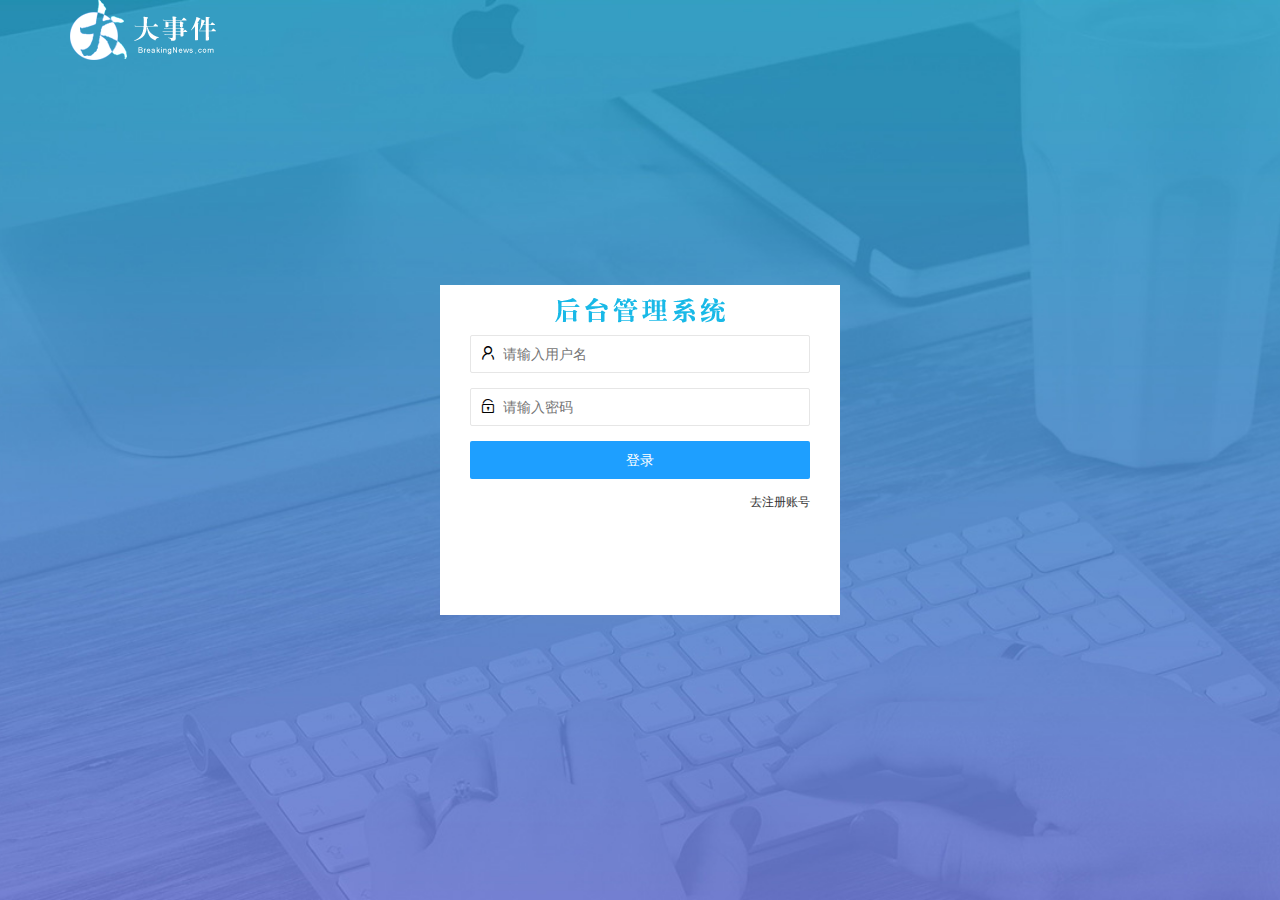
<file: login.html>
<!DOCTYPE html>
<html lang="en">

<head>
    <meta charset="UTF-8">
    <meta name="viewport" content="width=device-width, initial-scale=1.0">
    <title>Document</title>
    <link rel="stylesheet" href="/assets/lib/layui/css/layui.css">
    <link rel="stylesheet" href="/assets/css/login.css">
    <script src="/assets/lib/jquery.js"></script>
    <script src="/assets/js/login.js"></script>
    <script src="/assets/lib/layui/layui.all.js"></script>
</head>

<body>
    <div class="layui-main">
        <img src="/assets/images/logo.png" alt="">
    </div>
    <div class="loginbox">
        <div class="login-title">

        </div>
        <div class="login">
            <form class="layui-form" action="" id="form_login">
                <div class="layui-form-item">
                    <i class="layui-icon layui-icon-username"></i>
                    <input type="text" name="username" required lay-verify="required" placeholder="请输入用户名"
                        autocomplete="off" class="layui-input">
                </div>
                <div class="layui-form-item">
                    <i class="layui-icon layui-icon-password"></i>
                    <input type="password" name="password" required lay-verify="required|pwd" placeholder="请输入密码"
                        autocomplete="off" class="layui-input">
                </div>
                <div class="layui-form-item">
                    <button class="layui-btn layui-btn-fluid  layui-btn-normal" lay-submit
                        lay-filter="formDemo">登录</button>
                </div>
                <a href="javascript:;" class="links" id="link_reg">去注册账号</a>
            </form>

        </div>
        <div class="reg">
            <form class="layui-form" action="" id="form_reg">
                <div class="layui-form-item">
                    <i class="layui-icon layui-icon-username"></i>
                    <input type="text" name="username" required lay-verify="required" placeholder="请输入用户名"
                        autocomplete="off" class="layui-input">
                </div>
                <div class="layui-form-item">
                    <i class="layui-icon layui-icon-password"></i>
                    <input type="password" name="password" required lay-verify="required|pwd" placeholder="请输入密码"
                        autocomplete="off" class="layui-input">
                </div>
                <div class="layui-form-item">
                    <i class="layui-icon layui-icon-password"></i>
                    <input type="password" name="repassword" required lay-verify="required|pwd|repwd"
                        placeholder="再次确认密码" autocomplete="off" class="layui-input">
                </div>
                <div class="layui-form-item">
                    <button class="layui-btn layui-btn-fluid  layui-btn-normal" lay-submit
                        lay-filter="formDemo">注册</button>
                </div>
                <a href="javascript:;" class="links" id="link_login">去登录</a>
            </form>

        </div>
    </div>
</body>

</html>
</file>
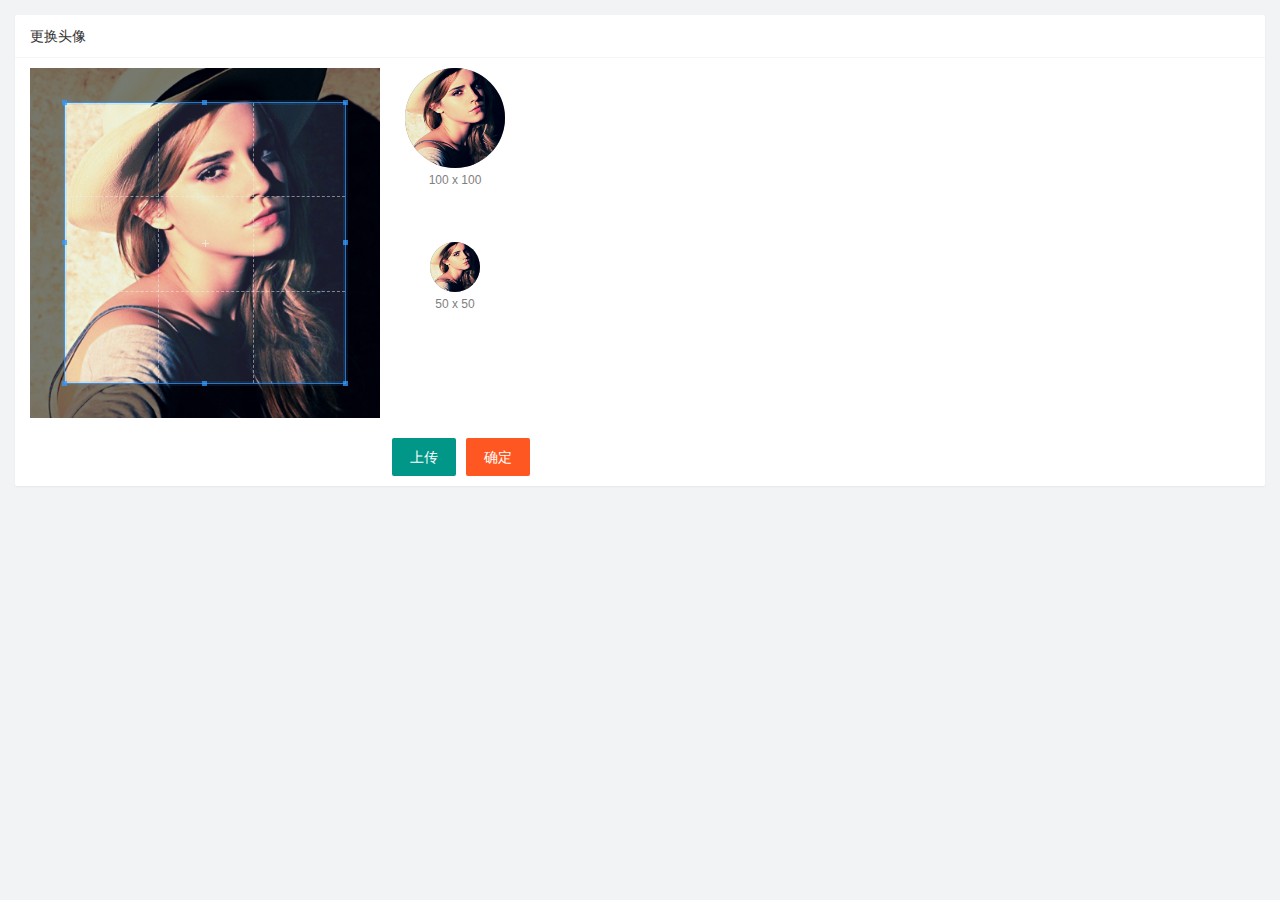
<file: user/user_avatar.html>
<!DOCTYPE html>
<html lang="en">

<head>
    <meta charset="UTF-8" />
    <meta name="viewport" content="width=device-width, initial-scale=1.0" />
    <title>Document</title>
    <link rel="stylesheet" href="/assets/lib/layui/css/layui.css" />
    <link rel="stylesheet" href="/assets/lib/cropper/cropper.css" />
    <link rel="stylesheet" href="/assets/css/user_avatar.css" />
</head>

<body>
    <!-- 卡片区域 -->
    <div class="layui-card">
        <div class="layui-card-header">更换头像</div>
        <div class="layui-card-body">
            <!-- 第一行的图片裁剪和预览区域 -->
            <div class="row1">
                <!-- 图片裁剪区域 -->
                <div class="cropper-box">
                    <!-- 这个 img 标签很重要，将来会把它初始化为裁剪区域 -->
                    <img id="image" src="/assets/images/sample.jpg" />
                </div>
                <!-- 图片的预览区域 -->
                <div class="preview-box">
                    <div>
                        <!-- 宽高为 100px 的预览区域 -->
                        <div class="img-preview w100"></div>
                        <p class="size">100 x 100</p>
                    </div>
                    <div>
                        <!-- 宽高为 50px 的预览区域 -->
                        <div class="img-preview w50"></div>
                        <p class="size">50 x 50</p>
                    </div>
                </div>
            </div>

            <!-- 第二行的按钮区域 -->
            <div class="row2">
                <!-- 通过 accept 属性，可以指定，允许用户选择什么类型的文件 -->
                <input type="file" id="file" accept="image/png,image/jpeg" />
                <button type="button" class="layui-btn" id="btnChooseImage">上传</button>
                <button type="button" class="layui-btn layui-btn-danger" id="btnUpload">确定</button>
            </div>
        </div>
    </div>

    <script src="/assets/lib/layui/layui.all.js"></script>
    <script src="/assets/lib/jquery.js"></script>
    <script src="/assets/lib/cropper/Cropper.js"></script>
    <script src="/assets/lib/cropper/jquery-cropper.js"></script>
    <script src="/assets/js/baseAPI.js"></script>
    <script src="/assets/js/user/user_avatar.js"></script>
</body>

</html>
</file>
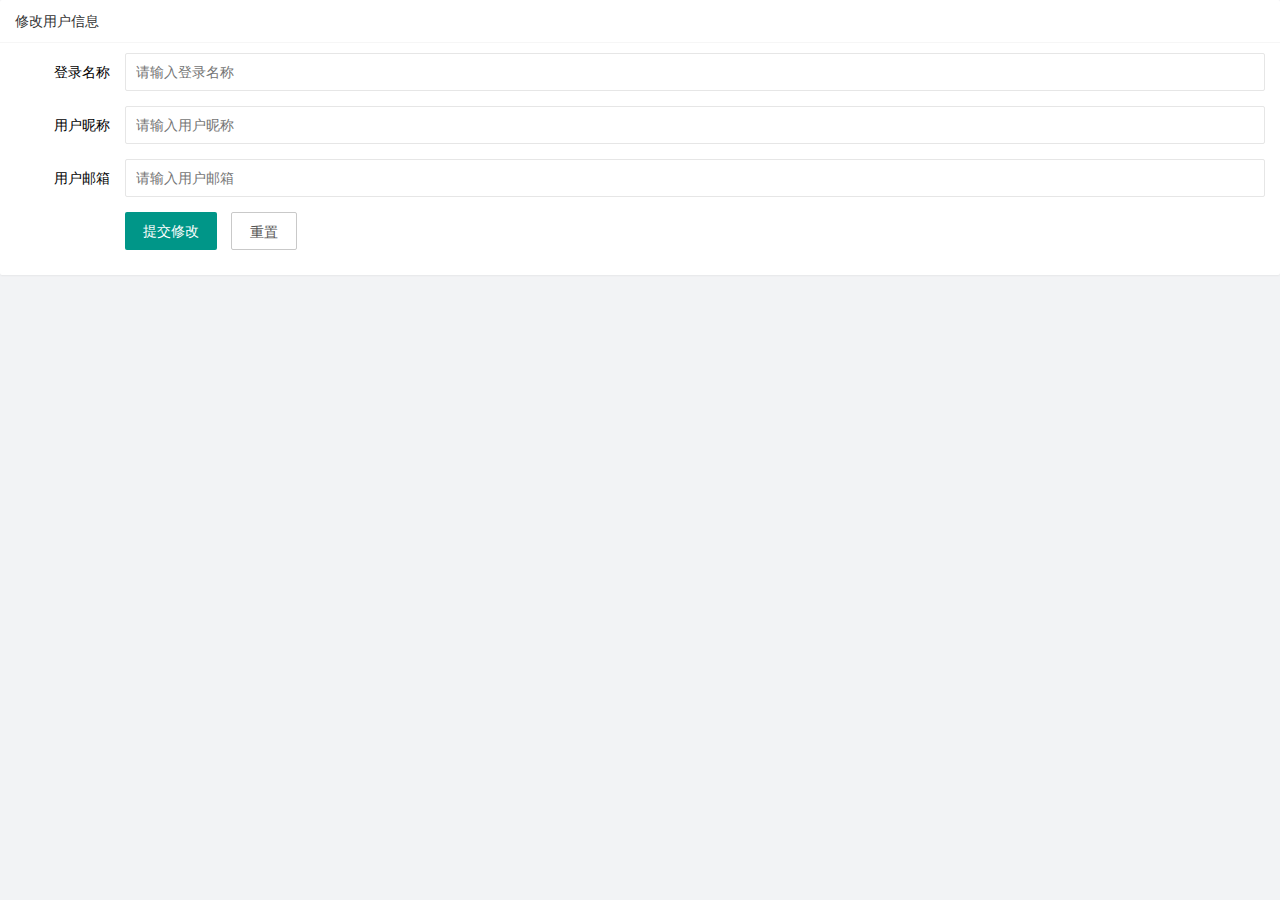
<file: user/user_info.html>
<!DOCTYPE html>
<html lang="en">

<head>
    <meta charset="UTF-8">
    <meta name="viewport" content="width=device-width, initial-scale=1.0">
    <title>Document</title>
    <link rel="stylesheet" href="/assets/css/user_info.css">
    <link rel="stylesheet" href="/assets/lib/layui/css/layui.css">

</head>

<body>
    <div class="layui-card">
        <div class="layui-card-header">修改用户信息</div>
        <div class="layui-card-body">
            <form class="layui-form" action="" lay-filter="formUserInfo">
                <input type="hidden" name="id">
                <div class="layui-form-item">
                    <label class="layui-form-label">登录名称</label>
                    <div class="layui-input-block">
                        <input type="text" name="username" required lay-verify="required" placeholder="请输入登录名称"
                            autocomplete="off" class="layui-input" readonly />
                    </div>
                </div>
                <div class="layui-form-item">
                    <label class="layui-form-label">用户昵称</label>
                    <div class="layui-input-block">
                        <input type="text" name="nickname" required lay-verify="required|nickname" placeholder="请输入用户昵称"
                            autocomplete="off" class="layui-input" />
                    </div>
                </div>
                <div class="layui-form-item">
                    <label class="layui-form-label">用户邮箱</label>
                    <div class="layui-input-block">
                        <input type="text" name="email" required lay-verify="required|email" placeholder="请输入用户邮箱"
                            autocomplete="off" class="layui-input" />
                    </div>
                </div>
                <div class="layui-form-item">
                    <div class="layui-input-block">
                        <button class="layui-btn" lay-submit id="btnSub" lay-filter="formDemo">提交修改</button>
                        <button type="reset" id="btnReset" class="layui-btn layui-btn-primary">重置</button>
                    </div>
                </div>
            </form>
        </div>
    </div>
    <!-- 导入 layui 的JS文件 -->
    <script src='/assets/lib/layui/layui.all.js'></script>
    <!-- 导入 jQuery -->
    <script src='/assets/lib/jquery.js'></script>
    <!-- 导入自己封装的 baseAPI -->
    <script src='/assets/js/baseAPI.js'></script>
    <!-- 导入自己的 js 文件 -->

    <script src="/assets/js/user/user_info.js"></script>

</body>

</html>
</file>
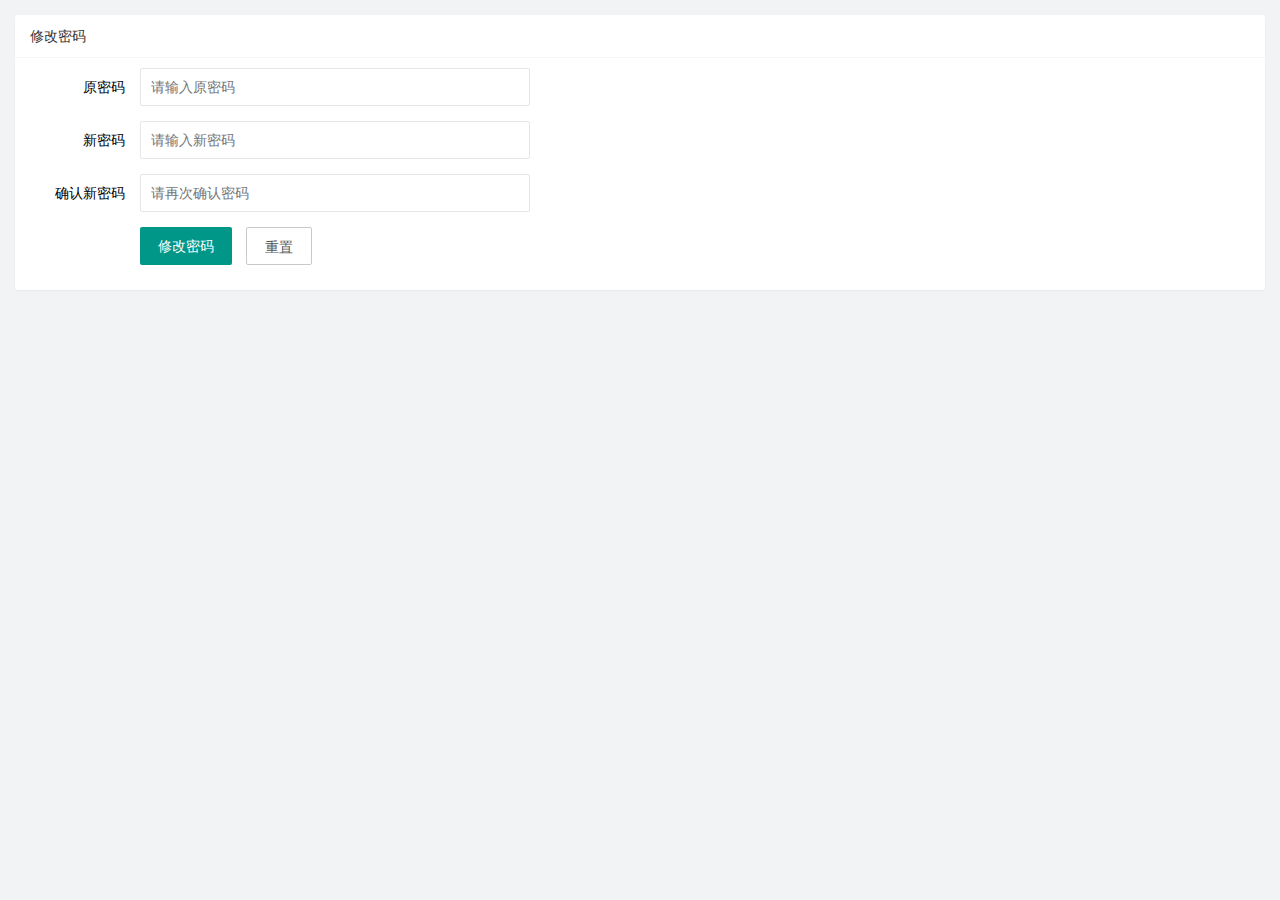
<file: user/user_pwd.html>
<!DOCTYPE html>
<html lang="en">

<head>
    <meta charset="UTF-8" />
    <meta name="viewport" content="width=device-width, initial-scale=1.0" />
    <title>Document</title>
    <link rel="stylesheet" href="/assets/lib/layui/css/layui.css" />
    <link rel="stylesheet" href="/assets/css/user_pwd.css" />
</head>

<body>
    <!-- 卡片区域 -->
    <div class="layui-card">
        <div class="layui-card-header">修改密码</div>
        <div class="layui-card-body">
            <form class="layui-form">
                <div class="layui-form-item">
                    <label class="layui-form-label">原密码</label>
                    <div class="layui-input-block">
                        <input type="password" name="oldPwd" required lay-verify="required|pwd" placeholder="请输入原密码"
                            autocomplete="off" class="layui-input" />
                    </div>
                </div>
                <div class="layui-form-item">
                    <label class="layui-form-label">新密码</label>
                    <div class="layui-input-block">
                        <input type="password" name="newPwd" required lay-verify="required|pwd|samePwd"
                            placeholder="请输入新密码" autocomplete="off" class="layui-input" />
                    </div>
                </div>
                <div class="layui-form-item">
                    <label class="layui-form-label">确认新密码</label>
                    <div class="layui-input-block">
                        <input type="password" name="rePwd" required lay-verify="required|pwd|rePwd"
                            placeholder="请再次确认密码" autocomplete="off" class="layui-input" />
                    </div>
                </div>
                <div class="layui-form-item">
                    <div class="layui-input-block">
                        <button class="layui-btn" lay-submit lay-filter="formDemo">修改密码</button>
                        <button type="reset" class="layui-btn layui-btn-primary">重置</button>
                    </div>
                </div>
            </form>
        </div>
    </div>

    <!-- 导入 layui 的 js -->
    <script src="/assets/lib/layui/layui.all.js"></script>
    <!-- 导入 jQuery -->
    <script src="/assets/lib/jquery.js"></script>
    <!-- 导入 baseAPI -->
    <script src="/assets/js/baseAPI.js"></script>
    <!-- 导入自己的 js -->
    <script src="/assets/js/user/user_pwd.js"></script>
</body>

</html>
</file>
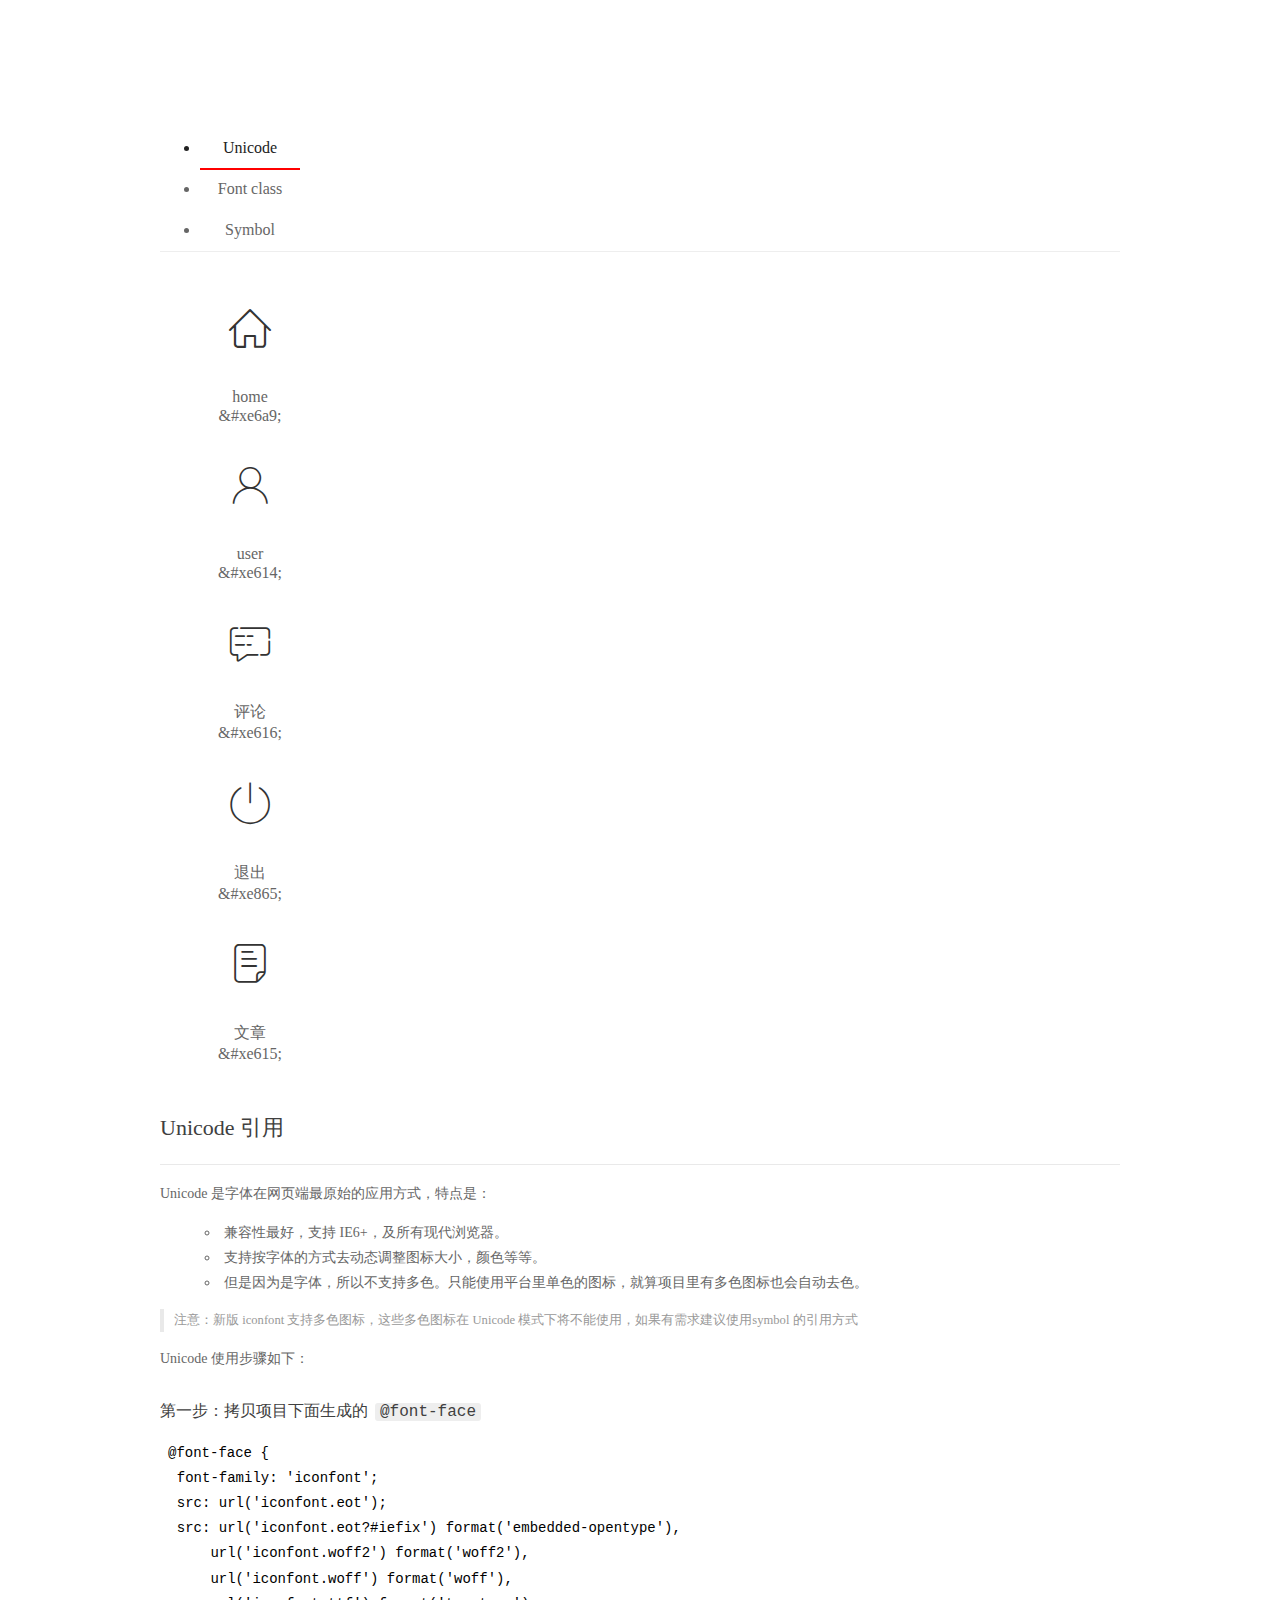
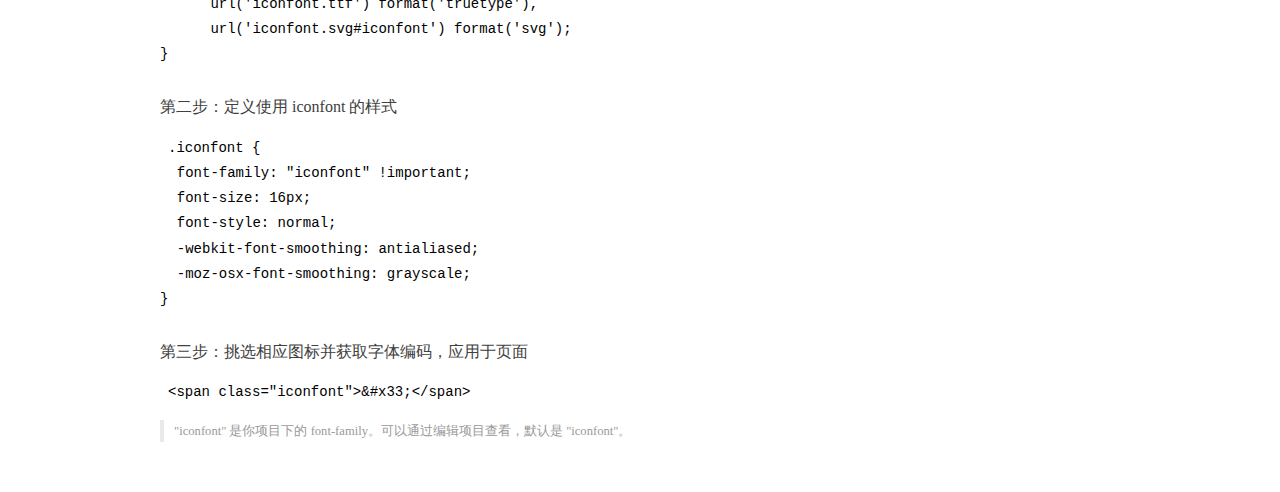
<file: assets/fonts/demo_index.html>
<!DOCTYPE html>
<html>
<head>
  <meta charset="utf-8"/>
  <title>IconFont Demo</title>
  <link rel="shortcut icon" href="https://gtms04.alicdn.com/tps/i4/TB1_oz6GVXXXXaFXpXXJDFnIXXX-64-64.ico" type="image/x-icon"/>
  <link rel="stylesheet" href="https://g.alicdn.com/thx/cube/1.3.2/cube.min.css">
  <link rel="stylesheet" href="demo.css">
  <link rel="stylesheet" href="iconfont.css">
  <script src="iconfont.js"></script>
  <!-- jQuery -->
  <script src="https://a1.alicdn.com/oss/uploads/2018/12/26/7bfddb60-08e8-11e9-9b04-53e73bb6408b.js"></script>
  <!-- 代码高亮 -->
  <script src="https://a1.alicdn.com/oss/uploads/2018/12/26/a3f714d0-08e6-11e9-8a15-ebf944d7534c.js"></script>
</head>
<body>
  <div class="main">
    <h1 class="logo"><a href="https://www.iconfont.cn/" title="iconfont 首页" target="_blank">&#xe86b;</a></h1>
    <div class="nav-tabs">
      <ul id="tabs" class="dib-box">
        <li class="dib active"><span>Unicode</span></li>
        <li class="dib"><span>Font class</span></li>
        <li class="dib"><span>Symbol</span></li>
      </ul>
      
    </div>
    <div class="tab-container">
      <div class="content unicode" style="display: block;">
          <ul class="icon_lists dib-box">
          
            <li class="dib">
              <span class="icon iconfont">&#xe6a9;</span>
                <div class="name">home</div>
                <div class="code-name">&amp;#xe6a9;</div>
              </li>
          
            <li class="dib">
              <span class="icon iconfont">&#xe614;</span>
                <div class="name">user</div>
                <div class="code-name">&amp;#xe614;</div>
              </li>
          
            <li class="dib">
              <span class="icon iconfont">&#xe616;</span>
                <div class="name">评论</div>
                <div class="code-name">&amp;#xe616;</div>
              </li>
          
            <li class="dib">
              <span class="icon iconfont">&#xe865;</span>
                <div class="name">退出</div>
                <div class="code-name">&amp;#xe865;</div>
              </li>
          
            <li class="dib">
              <span class="icon iconfont">&#xe615;</span>
                <div class="name">文章</div>
                <div class="code-name">&amp;#xe615;</div>
              </li>
          
          </ul>
          <div class="article markdown">
          <h2 id="unicode-">Unicode 引用</h2>
          <hr>

          <p>Unicode 是字体在网页端最原始的应用方式，特点是：</p>
          <ul>
            <li>兼容性最好，支持 IE6+，及所有现代浏览器。</li>
            <li>支持按字体的方式去动态调整图标大小，颜色等等。</li>
            <li>但是因为是字体，所以不支持多色。只能使用平台里单色的图标，就算项目里有多色图标也会自动去色。</li>
          </ul>
          <blockquote>
            <p>注意：新版 iconfont 支持多色图标，这些多色图标在 Unicode 模式下将不能使用，如果有需求建议使用symbol 的引用方式</p>
          </blockquote>
          <p>Unicode 使用步骤如下：</p>
          <h3 id="-font-face">第一步：拷贝项目下面生成的 <code>@font-face</code></h3>
<pre><code class="language-css"
>@font-face {
  font-family: 'iconfont';
  src: url('iconfont.eot');
  src: url('iconfont.eot?#iefix') format('embedded-opentype'),
      url('iconfont.woff2') format('woff2'),
      url('iconfont.woff') format('woff'),
      url('iconfont.ttf') format('truetype'),
      url('iconfont.svg#iconfont') format('svg');
}
</code></pre>
          <h3 id="-iconfont-">第二步：定义使用 iconfont 的样式</h3>
<pre><code class="language-css"
>.iconfont {
  font-family: "iconfont" !important;
  font-size: 16px;
  font-style: normal;
  -webkit-font-smoothing: antialiased;
  -moz-osx-font-smoothing: grayscale;
}
</code></pre>
          <h3 id="-">第三步：挑选相应图标并获取字体编码，应用于页面</h3>
<pre>
<code class="language-html"
>&lt;span class="iconfont"&gt;&amp;#x33;&lt;/span&gt;
</code></pre>
          <blockquote>
            <p>"iconfont" 是你项目下的 font-family。可以通过编辑项目查看，默认是 "iconfont"。</p>
          </blockquote>
          </div>
      </div>
      <div class="content font-class">
        <ul class="icon_lists dib-box">
          
          <li class="dib">
            <span class="icon iconfont icon-home"></span>
            <div class="name">
              home
            </div>
            <div class="code-name">.icon-home
            </div>
          </li>
          
          <li class="dib">
            <span class="icon iconfont icon-user"></span>
            <div class="name">
              user
            </div>
            <div class="code-name">.icon-user
            </div>
          </li>
          
          <li class="dib">
            <span class="icon iconfont icon-pinglun"></span>
            <div class="name">
              评论
            </div>
            <div class="code-name">.icon-pinglun
            </div>
          </li>
          
          <li class="dib">
            <span class="icon iconfont icon-tuichu"></span>
            <div class="name">
              退出
            </div>
            <div class="code-name">.icon-tuichu
            </div>
          </li>
          
          <li class="dib">
            <span class="icon iconfont icon-16"></span>
            <div class="name">
              文章
            </div>
            <div class="code-name">.icon-16
            </div>
          </li>
          
        </ul>
        <div class="article markdown">
        <h2 id="font-class-">font-class 引用</h2>
        <hr>

        <p>font-class 是 Unicode 使用方式的一种变种，主要是解决 Unicode 书写不直观，语意不明确的问题。</p>
        <p>与 Unicode 使用方式相比，具有如下特点：</p>
        <ul>
          <li>兼容性良好，支持 IE8+，及所有现代浏览器。</li>
          <li>相比于 Unicode 语意明确，书写更直观。可以很容易分辨这个 icon 是什么。</li>
          <li>因为使用 class 来定义图标，所以当要替换图标时，只需要修改 class 里面的 Unicode 引用。</li>
          <li>不过因为本质上还是使用的字体，所以多色图标还是不支持的。</li>
        </ul>
        <p>使用步骤如下：</p>
        <h3 id="-fontclass-">第一步：引入项目下面生成的 fontclass 代码：</h3>
<pre><code class="language-html">&lt;link rel="stylesheet" href="./iconfont.css"&gt;
</code></pre>
        <h3 id="-">第二步：挑选相应图标并获取类名，应用于页面：</h3>
<pre><code class="language-html">&lt;span class="iconfont icon-xxx"&gt;&lt;/span&gt;
</code></pre>
        <blockquote>
          <p>"
            iconfont" 是你项目下的 font-family。可以通过编辑项目查看，默认是 "iconfont"。</p>
        </blockquote>
      </div>
      </div>
      <div class="content symbol">
          <ul class="icon_lists dib-box">
          
            <li class="dib">
                <svg class="icon svg-icon" aria-hidden="true">
                  <use xlink:href="#icon-home"></use>
                </svg>
                <div class="name">home</div>
                <div class="code-name">#icon-home</div>
            </li>
          
            <li class="dib">
                <svg class="icon svg-icon" aria-hidden="true">
                  <use xlink:href="#icon-user"></use>
                </svg>
                <div class="name">user</div>
                <div class="code-name">#icon-user</div>
            </li>
          
            <li class="dib">
                <svg class="icon svg-icon" aria-hidden="true">
                  <use xlink:href="#icon-pinglun"></use>
                </svg>
                <div class="name">评论</div>
                <div class="code-name">#icon-pinglun</div>
            </li>
          
            <li class="dib">
                <svg class="icon svg-icon" aria-hidden="true">
                  <use xlink:href="#icon-tuichu"></use>
                </svg>
                <div class="name">退出</div>
                <div class="code-name">#icon-tuichu</div>
            </li>
          
            <li class="dib">
                <svg class="icon svg-icon" aria-hidden="true">
                  <use xlink:href="#icon-16"></use>
                </svg>
                <div class="name">文章</div>
                <div class="code-name">#icon-16</div>
            </li>
          
          </ul>
          <div class="article markdown">
          <h2 id="symbol-">Symbol 引用</h2>
          <hr>

          <p>这是一种全新的使用方式，应该说这才是未来的主流，也是平台目前推荐的用法。相关介绍可以参考这篇<a href="">文章</a>
            这种用法其实是做了一个 SVG 的集合，与另外两种相比具有如下特点：</p>
          <ul>
            <li>支持多色图标了，不再受单色限制。</li>
            <li>通过一些技巧，支持像字体那样，通过 <code>font-size</code>, <code>color</code> 来调整样式。</li>
            <li>兼容性较差，支持 IE9+，及现代浏览器。</li>
            <li>浏览器渲染 SVG 的性能一般，还不如 png。</li>
          </ul>
          <p>使用步骤如下：</p>
          <h3 id="-symbol-">第一步：引入项目下面生成的 symbol 代码：</h3>
<pre><code class="language-html">&lt;script src="./iconfont.js"&gt;&lt;/script&gt;
</code></pre>
          <h3 id="-css-">第二步：加入通用 CSS 代码（引入一次就行）：</h3>
<pre><code class="language-html">&lt;style&gt;
.icon {
  width: 1em;
  height: 1em;
  vertical-align: -0.15em;
  fill: currentColor;
  overflow: hidden;
}
&lt;/style&gt;
</code></pre>
          <h3 id="-">第三步：挑选相应图标并获取类名，应用于页面：</h3>
<pre><code class="language-html">&lt;svg class="icon" aria-hidden="true"&gt;
  &lt;use xlink:href="#icon-xxx"&gt;&lt;/use&gt;
&lt;/svg&gt;
</code></pre>
          </div>
      </div>

    </div>
  </div>
  <script>
  $(document).ready(function () {
      $('.tab-container .content:first').show()

      $('#tabs li').click(function (e) {
        var tabContent = $('.tab-container .content')
        var index = $(this).index()

        if ($(this).hasClass('active')) {
          return
        } else {
          $('#tabs li').removeClass('active')
          $(this).addClass('active')

          tabContent.hide().eq(index).fadeIn()
        }
      })
    })
  </script>
</body>
</html>
</file>
<file: assets/lib/layui/css/layui.css>
/** layui-v2.5.5 MIT License By https://www.layui.com */
 .layui-inline,img{display:inline-block;vertical-align:middle}h1,h2,h3,h4,h5,h6{font-weight:400}.layui-edge,.layui-header,.layui-inline,.layui-main{position:relative}.layui-body,.layui-edge,.layui-elip{overflow:hidden}.layui-btn,.layui-edge,.layui-inline,img{vertical-align:middle}.layui-btn,.layui-disabled,.layui-icon,.layui-unselect{-moz-user-select:none;-webkit-user-select:none;-ms-user-select:none}.layui-elip,.layui-form-checkbox span,.layui-form-pane .layui-form-label{text-overflow:ellipsis;white-space:nowrap}.layui-breadcrumb,.layui-tree-btnGroup{visibility:hidden}blockquote,body,button,dd,div,dl,dt,form,h1,h2,h3,h4,h5,h6,input,li,ol,p,pre,td,textarea,th,ul{margin:0;padding:0;-webkit-tap-highlight-color:rgba(0,0,0,0)}a:active,a:hover{outline:0}img{border:none}li{list-style:none}table{border-collapse:collapse;border-spacing:0}h4,h5,h6{font-size:100%}button,input,optgroup,option,select,textarea{font-family:inherit;font-size:inherit;font-style:inherit;font-weight:inherit;outline:0}pre{white-space:pre-wrap;white-space:-moz-pre-wrap;white-space:-pre-wrap;white-space:-o-pre-wrap;word-wrap:break-word}body{line-height:24px;font:14px Helvetica Neue,Helvetica,PingFang SC,Tahoma,Arial,sans-serif}hr{height:1px;margin:10px 0;border:0;clear:both}a{color:#333;text-decoration:none}a:hover{color:#777}a cite{font-style:normal;*cursor:pointer}.layui-border-box,.layui-border-box *{box-sizing:border-box}.layui-box,.layui-box *{box-sizing:content-box}.layui-clear{clear:both;*zoom:1}.layui-clear:after{content:'\20';clear:both;*zoom:1;display:block;height:0}.layui-inline{*display:inline;*zoom:1}.layui-edge{display:inline-block;width:0;height:0;border-width:6px;border-style:dashed;border-color:transparent}.layui-edge-top{top:-4px;border-bottom-color:#999;border-bottom-style:solid}.layui-edge-right{border-left-color:#999;border-left-style:solid}.layui-edge-bottom{top:2px;border-top-color:#999;border-top-style:solid}.layui-edge-left{border-right-color:#999;border-right-style:solid}.layui-disabled,.layui-disabled:hover{color:#d2d2d2!important;cursor:not-allowed!important}.layui-circle{border-radius:100%}.layui-show{display:block!important}.layui-hide{display:none!important}@font-face{font-family:layui-icon;src:url(../font/iconfont.eot?v=250);src:url(../font/iconfont.eot?v=250#iefix) format('embedded-opentype'),url(../font/iconfont.woff2?v=250) format('woff2'),url(../font/iconfont.woff?v=250) format('woff'),url(../font/iconfont.ttf?v=250) format('truetype'),url(../font/iconfont.svg?v=250#layui-icon) format('svg')}.layui-icon{font-family:layui-icon!important;font-size:16px;font-style:normal;-webkit-font-smoothing:antialiased;-moz-osx-font-smoothing:grayscale}.layui-icon-reply-fill:before{content:"\e611"}.layui-icon-set-fill:before{content:"\e614"}.layui-icon-menu-fill:before{content:"\e60f"}.layui-icon-search:before{content:"\e615"}.layui-icon-share:before{content:"\e641"}.layui-icon-set-sm:before{content:"\e620"}.layui-icon-engine:before{content:"\e628"}.layui-icon-close:before{content:"\1006"}.layui-icon-close-fill:before{content:"\1007"}.layui-icon-chart-screen:before{content:"\e629"}.layui-icon-star:before{content:"\e600"}.layui-icon-circle-dot:before{content:"\e617"}.layui-icon-chat:before{content:"\e606"}.layui-icon-release:before{content:"\e609"}.layui-icon-list:before{content:"\e60a"}.layui-icon-chart:before{content:"\e62c"}.layui-icon-ok-circle:before{content:"\1005"}.layui-icon-layim-theme:before{content:"\e61b"}.layui-icon-table:before{content:"\e62d"}.layui-icon-right:before{content:"\e602"}.layui-icon-left:before{content:"\e603"}.layui-icon-cart-simple:before{content:"\e698"}.layui-icon-face-cry:before{content:"\e69c"}.layui-icon-face-smile:before{content:"\e6af"}.layui-icon-survey:before{content:"\e6b2"}.layui-icon-tree:before{content:"\e62e"}.layui-icon-upload-circle:before{content:"\e62f"}.layui-icon-add-circle:before{content:"\e61f"}.layui-icon-download-circle:before{content:"\e601"}.layui-icon-templeate-1:before{content:"\e630"}.layui-icon-util:before{content:"\e631"}.layui-icon-face-surprised:before{content:"\e664"}.layui-icon-edit:before{content:"\e642"}.layui-icon-speaker:before{content:"\e645"}.layui-icon-down:before{content:"\e61a"}.layui-icon-file:before{content:"\e621"}.layui-icon-layouts:before{content:"\e632"}.layui-icon-rate-half:before{content:"\e6c9"}.layui-icon-add-circle-fine:before{content:"\e608"}.layui-icon-prev-circle:before{content:"\e633"}.layui-icon-read:before{content:"\e705"}.layui-icon-404:before{content:"\e61c"}.layui-icon-carousel:before{content:"\e634"}.layui-icon-help:before{content:"\e607"}.layui-icon-code-circle:before{content:"\e635"}.layui-icon-water:before{content:"\e636"}.layui-icon-username:before{content:"\e66f"}.layui-icon-find-fill:before{content:"\e670"}.layui-icon-about:before{content:"\e60b"}.layui-icon-location:before{content:"\e715"}.layui-icon-up:before{content:"\e619"}.layui-icon-pause:before{content:"\e651"}.layui-icon-date:before{content:"\e637"}.layui-icon-layim-uploadfile:before{content:"\e61d"}.layui-icon-delete:before{content:"\e640"}.layui-icon-play:before{content:"\e652"}.layui-icon-top:before{content:"\e604"}.layui-icon-friends:before{content:"\e612"}.layui-icon-refresh-3:before{content:"\e9aa"}.layui-icon-ok:before{content:"\e605"}.layui-icon-layer:before{content:"\e638"}.layui-icon-face-smile-fine:before{content:"\e60c"}.layui-icon-dollar:before{content:"\e659"}.layui-icon-group:before{content:"\e613"}.layui-icon-layim-download:before{content:"\e61e"}.layui-icon-picture-fine:before{content:"\e60d"}.layui-icon-link:before{content:"\e64c"}.layui-icon-diamond:before{content:"\e735"}.layui-icon-log:before{content:"\e60e"}.layui-icon-rate-solid:before{content:"\e67a"}.layui-icon-fonts-del:before{content:"\e64f"}.layui-icon-unlink:before{content:"\e64d"}.layui-icon-fonts-clear:before{content:"\e639"}.layui-icon-triangle-r:before{content:"\e623"}.layui-icon-circle:before{content:"\e63f"}.layui-icon-radio:before{content:"\e643"}.layui-icon-align-center:before{content:"\e647"}.layui-icon-align-right:before{content:"\e648"}.layui-icon-align-left:before{content:"\e649"}.layui-icon-loading-1:before{content:"\e63e"}.layui-icon-return:before{content:"\e65c"}.layui-icon-fonts-strong:before{content:"\e62b"}.layui-icon-upload:before{content:"\e67c"}.layui-icon-dialogue:before{content:"\e63a"}.layui-icon-video:before{content:"\e6ed"}.layui-icon-headset:before{content:"\e6fc"}.layui-icon-cellphone-fine:before{content:"\e63b"}.layui-icon-add-1:before{content:"\e654"}.layui-icon-face-smile-b:before{content:"\e650"}.layui-icon-fonts-html:before{content:"\e64b"}.layui-icon-form:before{content:"\e63c"}.layui-icon-cart:before{content:"\e657"}.layui-icon-camera-fill:before{content:"\e65d"}.layui-icon-tabs:before{content:"\e62a"}.layui-icon-fonts-code:before{content:"\e64e"}.layui-icon-fire:before{content:"\e756"}.layui-icon-set:before{content:"\e716"}.layui-icon-fonts-u:before{content:"\e646"}.layui-icon-triangle-d:before{content:"\e625"}.layui-icon-tips:before{content:"\e702"}.layui-icon-picture:before{content:"\e64a"}.layui-icon-more-vertical:before{content:"\e671"}.layui-icon-flag:before{content:"\e66c"}.layui-icon-loading:before{content:"\e63d"}.layui-icon-fonts-i:before{content:"\e644"}.layui-icon-refresh-1:before{content:"\e666"}.layui-icon-rmb:before{content:"\e65e"}.layui-icon-home:before{content:"\e68e"}.layui-icon-user:before{content:"\e770"}.layui-icon-notice:before{content:"\e667"}.layui-icon-login-weibo:before{content:"\e675"}.layui-icon-voice:before{content:"\e688"}.layui-icon-upload-drag:before{content:"\e681"}.layui-icon-login-qq:before{content:"\e676"}.layui-icon-snowflake:before{content:"\e6b1"}.layui-icon-file-b:before{content:"\e655"}.layui-icon-template:before{content:"\e663"}.layui-icon-auz:before{content:"\e672"}.layui-icon-console:before{content:"\e665"}.layui-icon-app:before{content:"\e653"}.layui-icon-prev:before{content:"\e65a"}.layui-icon-website:before{content:"\e7ae"}.layui-icon-next:before{content:"\e65b"}.layui-icon-component:before{content:"\e857"}.layui-icon-more:before{content:"\e65f"}.layui-icon-login-wechat:before{content:"\e677"}.layui-icon-shrink-right:before{content:"\e668"}.layui-icon-spread-left:before{content:"\e66b"}.layui-icon-camera:before{content:"\e660"}.layui-icon-note:before{content:"\e66e"}.layui-icon-refresh:before{content:"\e669"}.layui-icon-female:before{content:"\e661"}.layui-icon-male:before{content:"\e662"}.layui-icon-password:before{content:"\e673"}.layui-icon-senior:before{content:"\e674"}.layui-icon-theme:before{content:"\e66a"}.layui-icon-tread:before{content:"\e6c5"}.layui-icon-praise:before{content:"\e6c6"}.layui-icon-star-fill:before{content:"\e658"}.layui-icon-rate:before{content:"\e67b"}.layui-icon-template-1:before{content:"\e656"}.layui-icon-vercode:before{content:"\e679"}.layui-icon-cellphone:before{content:"\e678"}.layui-icon-screen-full:before{content:"\e622"}.layui-icon-screen-restore:before{content:"\e758"}.layui-icon-cols:before{content:"\e610"}.layui-icon-export:before{content:"\e67d"}.layui-icon-print:before{content:"\e66d"}.layui-icon-slider:before{content:"\e714"}.layui-icon-addition:before{content:"\e624"}.layui-icon-subtraction:before{content:"\e67e"}.layui-icon-service:before{content:"\e626"}.layui-icon-transfer:before{content:"\e691"}.layui-main{width:1140px;margin:0 auto}.layui-header{z-index:1000;height:60px}.layui-header a:hover{transition:all .5s;-webkit-transition:all .5s}.layui-side{position:fixed;left:0;top:0;bottom:0;z-index:999;width:200px;overflow-x:hidden}.layui-side-scroll{position:relative;width:220px;height:100%;overflow-x:hidden}.layui-body{position:absolute;left:200px;right:0;top:0;bottom:0;z-index:998;width:auto;overflow-y:auto;box-sizing:border-box}.layui-layout-body{overflow:hidden}.layui-layout-admin .layui-header{background-color:#23262E}.layui-layout-admin .layui-side{top:60px;width:200px;overflow-x:hidden}.layui-layout-admin .layui-body{position:fixed;top:60px;bottom:44px}.layui-layout-admin .layui-main{width:auto;margin:0 15px}.layui-layout-admin .layui-footer{position:fixed;left:200px;right:0;bottom:0;height:44px;line-height:44px;padding:0 15px;background-color:#eee}.layui-layout-admin .layui-logo{position:absolute;left:0;top:0;width:200px;height:100%;line-height:60px;text-align:center;color:#009688;font-size:16px}.layui-layout-admin .layui-header .layui-nav{background:0 0}.layui-layout-left{position:absolute!important;left:200px;top:0}.layui-layout-right{position:absolute!important;right:0;top:0}.layui-container{position:relative;margin:0 auto;padding:0 15px;box-sizing:border-box}.layui-fluid{position:relative;margin:0 auto;padding:0 15px}.layui-row:after,.layui-row:before{content:'';display:block;clear:both}.layui-col-lg1,.layui-col-lg10,.layui-col-lg11,.layui-col-lg12,.layui-col-lg2,.layui-col-lg3,.layui-col-lg4,.layui-col-lg5,.layui-col-lg6,.layui-col-lg7,.layui-col-lg8,.layui-col-lg9,.layui-col-md1,.layui-col-md10,.layui-col-md11,.layui-col-md12,.layui-col-md2,.layui-col-md3,.layui-col-md4,.layui-col-md5,.layui-col-md6,.layui-col-md7,.layui-col-md8,.layui-col-md9,.layui-col-sm1,.layui-col-sm10,.layui-col-sm11,.layui-col-sm12,.layui-col-sm2,.layui-col-sm3,.layui-col-sm4,.layui-col-sm5,.layui-col-sm6,.layui-col-sm7,.layui-col-sm8,.layui-col-sm9,.layui-col-xs1,.layui-col-xs10,.layui-col-xs11,.layui-col-xs12,.layui-col-xs2,.layui-col-xs3,.layui-col-xs4,.layui-col-xs5,.layui-col-xs6,.layui-col-xs7,.layui-col-xs8,.layui-col-xs9{position:relative;display:block;box-sizing:border-box}.layui-col-xs1,.layui-col-xs10,.layui-col-xs11,.layui-col-xs12,.layui-col-xs2,.layui-col-xs3,.layui-col-xs4,.layui-col-xs5,.layui-col-xs6,.layui-col-xs7,.layui-col-xs8,.layui-col-xs9{float:left}.layui-col-xs1{width:8.33333333%}.layui-col-xs2{width:16.66666667%}.layui-col-xs3{width:25%}.layui-col-xs4{width:33.33333333%}.layui-col-xs5{width:41.66666667%}.layui-col-xs6{width:50%}.layui-col-xs7{width:58.33333333%}.layui-col-xs8{width:66.66666667%}.layui-col-xs9{width:75%}.layui-col-xs10{width:83.33333333%}.layui-col-xs11{width:91.66666667%}.layui-col-xs12{width:100%}.layui-col-xs-offset1{margin-left:8.33333333%}.layui-col-xs-offset2{margin-left:16.66666667%}.layui-col-xs-offset3{margin-left:25%}.layui-col-xs-offset4{margin-left:33.33333333%}.layui-col-xs-offset5{margin-left:41.66666667%}.layui-col-xs-offset6{margin-left:50%}.layui-col-xs-offset7{margin-left:58.33333333%}.layui-col-xs-offset8{margin-left:66.66666667%}.layui-col-xs-offset9{margin-left:75%}.layui-col-xs-offset10{margin-left:83.33333333%}.layui-col-xs-offset11{margin-left:91.66666667%}.layui-col-xs-offset12{margin-left:100%}@media screen and (max-width:768px){.layui-hide-xs{display:none!important}.layui-show-xs-block{display:block!important}.layui-show-xs-inline{display:inline!important}.layui-show-xs-inline-block{display:inline-block!important}}@media screen and (min-width:768px){.layui-container{width:750px}.layui-hide-sm{display:none!important}.layui-show-sm-block{display:block!important}.layui-show-sm-inline{display:inline!important}.layui-show-sm-inline-block{display:inline-block!important}.layui-col-sm1,.layui-col-sm10,.layui-col-sm11,.layui-col-sm12,.layui-col-sm2,.layui-col-sm3,.layui-col-sm4,.layui-col-sm5,.layui-col-sm6,.layui-col-sm7,.layui-col-sm8,.layui-col-sm9{float:left}.layui-col-sm1{width:8.33333333%}.layui-col-sm2{width:16.66666667%}.layui-col-sm3{width:25%}.layui-col-sm4{width:33.33333333%}.layui-col-sm5{width:41.66666667%}.layui-col-sm6{width:50%}.layui-col-sm7{width:58.33333333%}.layui-col-sm8{width:66.66666667%}.layui-col-sm9{width:75%}.layui-col-sm10{width:83.33333333%}.layui-col-sm11{width:91.66666667%}.layui-col-sm12{width:100%}.layui-col-sm-offset1{margin-left:8.33333333%}.layui-col-sm-offset2{margin-left:16.66666667%}.layui-col-sm-offset3{margin-left:25%}.layui-col-sm-offset4{margin-left:33.33333333%}.layui-col-sm-offset5{margin-left:41.66666667%}.layui-col-sm-offset6{margin-left:50%}.layui-col-sm-offset7{margin-left:58.33333333%}.layui-col-sm-offset8{margin-left:66.66666667%}.layui-col-sm-offset9{margin-left:75%}.layui-col-sm-offset10{margin-left:83.33333333%}.layui-col-sm-offset11{margin-left:91.66666667%}.layui-col-sm-offset12{margin-left:100%}}@media screen and (min-width:992px){.layui-container{width:970px}.layui-hide-md{display:none!important}.layui-show-md-block{display:block!important}.layui-show-md-inline{display:inline!important}.layui-show-md-inline-block{display:inline-block!important}.layui-col-md1,.layui-col-md10,.layui-col-md11,.layui-col-md12,.layui-col-md2,.layui-col-md3,.layui-col-md4,.layui-col-md5,.layui-col-md6,.layui-col-md7,.layui-col-md8,.layui-col-md9{float:left}.layui-col-md1{width:8.33333333%}.layui-col-md2{width:16.66666667%}.layui-col-md3{width:25%}.layui-col-md4{width:33.33333333%}.layui-col-md5{width:41.66666667%}.layui-col-md6{width:50%}.layui-col-md7{width:58.33333333%}.layui-col-md8{width:66.66666667%}.layui-col-md9{width:75%}.layui-col-md10{width:83.33333333%}.layui-col-md11{width:91.66666667%}.layui-col-md12{width:100%}.layui-col-md-offset1{margin-left:8.33333333%}.layui-col-md-offset2{margin-left:16.66666667%}.layui-col-md-offset3{margin-left:25%}.layui-col-md-offset4{margin-left:33.33333333%}.layui-col-md-offset5{margin-left:41.66666667%}.layui-col-md-offset6{margin-left:50%}.layui-col-md-offset7{margin-left:58.33333333%}.layui-col-md-offset8{margin-left:66.66666667%}.layui-col-md-offset9{margin-left:75%}.layui-col-md-offset10{margin-left:83.33333333%}.layui-col-md-offset11{margin-left:91.66666667%}.layui-col-md-offset12{margin-left:100%}}@media screen and (min-width:1200px){.layui-container{width:1170px}.layui-hide-lg{display:none!important}.layui-show-lg-block{display:block!important}.layui-show-lg-inline{display:inline!important}.layui-show-lg-inline-block{display:inline-block!important}.layui-col-lg1,.layui-col-lg10,.layui-col-lg11,.layui-col-lg12,.layui-col-lg2,.layui-col-lg3,.layui-col-lg4,.layui-col-lg5,.layui-col-lg6,.layui-col-lg7,.layui-col-lg8,.layui-col-lg9{float:left}.layui-col-lg1{width:8.33333333%}.layui-col-lg2{width:16.66666667%}.layui-col-lg3{width:25%}.layui-col-lg4{width:33.33333333%}.layui-col-lg5{width:41.66666667%}.layui-col-lg6{width:50%}.layui-col-lg7{width:58.33333333%}.layui-col-lg8{width:66.66666667%}.layui-col-lg9{width:75%}.layui-col-lg10{width:83.33333333%}.layui-col-lg11{width:91.66666667%}.layui-col-lg12{width:100%}.layui-col-lg-offset1{margin-left:8.33333333%}.layui-col-lg-offset2{margin-left:16.66666667%}.layui-col-lg-offset3{margin-left:25%}.layui-col-lg-offset4{margin-left:33.33333333%}.layui-col-lg-offset5{margin-left:41.66666667%}.layui-col-lg-offset6{margin-left:50%}.layui-col-lg-offset7{margin-left:58.33333333%}.layui-col-lg-offset8{margin-left:66.66666667%}.layui-col-lg-offset9{margin-left:75%}.layui-col-lg-offset10{margin-left:83.33333333%}.layui-col-lg-offset11{margin-left:91.66666667%}.layui-col-lg-offset12{margin-left:100%}}.layui-col-space1{margin:-.5px}.layui-col-space1>*{padding:.5px}.layui-col-space3{margin:-1.5px}.layui-col-space3>*{padding:1.5px}.layui-col-space5{margin:-2.5px}.layui-col-space5>*{padding:2.5px}.layui-col-space8{margin:-3.5px}.layui-col-space8>*{padding:3.5px}.layui-col-space10{margin:-5px}.layui-col-space10>*{padding:5px}.layui-col-space12{margin:-6px}.layui-col-space12>*{padding:6px}.layui-col-space15{margin:-7.5px}.layui-col-space15>*{padding:7.5px}.layui-col-space18{margin:-9px}.layui-col-space18>*{padding:9px}.layui-col-space20{margin:-10px}.layui-col-space20>*{padding:10px}.layui-col-space22{margin:-11px}.layui-col-space22>*{padding:11px}.layui-col-space25{margin:-12.5px}.layui-col-space25>*{padding:12.5px}.layui-col-space30{margin:-15px}.layui-col-space30>*{padding:15px}.layui-btn,.layui-input,.layui-select,.layui-textarea,.layui-upload-button{outline:0;-webkit-appearance:none;transition:all .3s;-webkit-transition:all .3s;box-sizing:border-box}.layui-elem-quote{margin-bottom:10px;padding:15px;line-height:22px;border-left:5px solid #009688;border-radius:0 2px 2px 0;background-color:#f2f2f2}.layui-quote-nm{border-style:solid;border-width:1px 1px 1px 5px;background:0 0}.layui-elem-field{margin-bottom:10px;padding:0;border-width:1px;border-style:solid}.layui-elem-field legend{margin-left:20px;padding:0 10px;font-size:20px;font-weight:300}.layui-field-title{margin:10px 0 20px;border-width:1px 0 0}.layui-field-box{padding:10px 15px}.layui-field-title .layui-field-box{padding:10px 0}.layui-progress{position:relative;height:6px;border-radius:20px;background-color:#e2e2e2}.layui-progress-bar{position:absolute;left:0;top:0;width:0;max-width:100%;height:6px;border-radius:20px;text-align:right;background-color:#5FB878;transition:all .3s;-webkit-transition:all .3s}.layui-progress-big,.layui-progress-big .layui-progress-bar{height:18px;line-height:18px}.layui-progress-text{position:relative;top:-20px;line-height:18px;font-size:12px;color:#666}.layui-progress-big .layui-progress-text{position:static;padding:0 10px;color:#fff}.layui-collapse{border-width:1px;border-style:solid;border-radius:2px}.layui-colla-content,.layui-colla-item{border-top-width:1px;border-top-style:solid}.layui-colla-item:first-child{border-top:none}.layui-colla-title{position:relative;height:42px;line-height:42px;padding:0 15px 0 35px;color:#333;background-color:#f2f2f2;cursor:pointer;font-size:14px;overflow:hidden}.layui-colla-content{display:none;padding:10px 15px;line-height:22px;color:#666}.layui-colla-icon{position:absolute;left:15px;top:0;font-size:14px}.layui-card{margin-bottom:15px;border-radius:2px;background-color:#fff;box-shadow:0 1px 2px 0 rgba(0,0,0,.05)}.layui-card:last-child{margin-bottom:0}.layui-card-header{position:relative;height:42px;line-height:42px;padding:0 15px;border-bottom:1px solid #f6f6f6;color:#333;border-radius:2px 2px 0 0;font-size:14px}.layui-bg-black,.layui-bg-blue,.layui-bg-cyan,.layui-bg-green,.layui-bg-orange,.layui-bg-red{color:#fff!important}.layui-card-body{position:relative;padding:10px 15px;line-height:24px}.layui-card-body[pad15]{padding:15px}.layui-card-body[pad20]{padding:20px}.layui-card-body .layui-table{margin:5px 0}.layui-card .layui-tab{margin:0}.layui-panel-window{position:relative;padding:15px;border-radius:0;border-top:5px solid #E6E6E6;background-color:#fff}.layui-auxiliar-moving{position:fixed;left:0;right:0;top:0;bottom:0;width:100%;height:100%;background:0 0;z-index:9999999999}.layui-form-label,.layui-form-mid,.layui-form-select,.layui-input-block,.layui-input-inline,.layui-textarea{position:relative}.layui-bg-red{background-color:#FF5722!important}.layui-bg-orange{background-color:#FFB800!important}.layui-bg-green{background-color:#009688!important}.layui-bg-cyan{background-color:#2F4056!important}.layui-bg-blue{background-color:#1E9FFF!important}.layui-bg-black{background-color:#393D49!important}.layui-bg-gray{background-color:#eee!important;color:#666!important}.layui-badge-rim,.layui-colla-content,.layui-colla-item,.layui-collapse,.layui-elem-field,.layui-form-pane .layui-form-item[pane],.layui-form-pane .layui-form-label,.layui-input,.layui-layedit,.layui-layedit-tool,.layui-quote-nm,.layui-select,.layui-tab-bar,.layui-tab-card,.layui-tab-title,.layui-tab-title .layui-this:after,.layui-textarea{border-color:#e6e6e6}.layui-timeline-item:before,hr{background-color:#e6e6e6}.layui-text{line-height:22px;font-size:14px;color:#666}.layui-text h1,.layui-text h2,.layui-text h3{font-weight:500;color:#333}.layui-text h1{font-size:30px}.layui-text h2{font-size:24px}.layui-text h3{font-size:18px}.layui-text a:not(.layui-btn){color:#01AAED}.layui-text a:not(.layui-btn):hover{text-decoration:underline}.layui-text ul{padding:5px 0 5px 15px}.layui-text ul li{margin-top:5px;list-style-type:disc}.layui-text em,.layui-word-aux{color:#999!important;padding:0 5px!important}.layui-btn{display:inline-block;height:38px;line-height:38px;padding:0 18px;background-color:#009688;color:#fff;white-space:nowrap;text-align:center;font-size:14px;border:none;border-radius:2px;cursor:pointer}.layui-btn:hover{opacity:.8;filter:alpha(opacity=80);color:#fff}.layui-btn:active{opacity:1;filter:alpha(opacity=100)}.layui-btn+.layui-btn{margin-left:10px}.layui-btn-container{font-size:0}.layui-btn-container .layui-btn{margin-right:10px;margin-bottom:10px}.layui-btn-container .layui-btn+.layui-btn{margin-left:0}.layui-table .layui-btn-container .layui-btn{margin-bottom:9px}.layui-btn-radius{border-radius:100px}.layui-btn .layui-icon{margin-right:3px;font-size:18px;vertical-align:bottom;vertical-align:middle\9}.layui-btn-primary{border:1px solid #C9C9C9;background-color:#fff;color:#555}.layui-btn-primary:hover{border-color:#009688;color:#333}.layui-btn-normal{background-color:#1E9FFF}.layui-btn-warm{background-color:#FFB800}.layui-btn-danger{background-color:#FF5722}.layui-btn-checked{background-color:#5FB878}.layui-btn-disabled,.layui-btn-disabled:active,.layui-btn-disabled:hover{border:1px solid #e6e6e6;background-color:#FBFBFB;color:#C9C9C9;cursor:not-allowed;opacity:1}.layui-btn-lg{height:44px;line-height:44px;padding:0 25px;font-size:16px}.layui-btn-sm{height:30px;line-height:30px;padding:0 10px;font-size:12px}.layui-btn-sm i{font-size:16px!important}.layui-btn-xs{height:22px;line-height:22px;padding:0 5px;font-size:12px}.layui-btn-xs i{font-size:14px!important}.layui-btn-group{display:inline-block;vertical-align:middle;font-size:0}.layui-btn-group .layui-btn{margin-left:0!important;margin-right:0!important;border-left:1px solid rgba(255,255,255,.5);border-radius:0}.layui-btn-group .layui-btn-primary{border-left:none}.layui-btn-group .layui-btn-primary:hover{border-color:#C9C9C9;color:#009688}.layui-btn-group .layui-btn:first-child{border-left:none;border-radius:2px 0 0 2px}.layui-btn-group .layui-btn-primary:first-child{border-left:1px solid #c9c9c9}.layui-btn-group .layui-btn:last-child{border-radius:0 2px 2px 0}.layui-btn-group .layui-btn+.layui-btn{margin-left:0}.layui-btn-group+.layui-btn-group{margin-left:10px}.layui-btn-fluid{width:100%}.layui-input,.layui-select,.layui-textarea{height:38px;line-height:1.3;line-height:38px\9;border-width:1px;border-style:solid;background-color:#fff;border-radius:2px}.layui-input::-webkit-input-placeholder,.layui-select::-webkit-input-placeholder,.layui-textarea::-webkit-input-placeholder{line-height:1.3}.layui-input,.layui-textarea{display:block;width:100%;padding-left:10px}.layui-input:hover,.layui-textarea:hover{border-color:#D2D2D2!important}.layui-input:focus,.layui-textarea:focus{border-color:#C9C9C9!important}.layui-textarea{min-height:100px;height:auto;line-height:20px;padding:6px 10px;resize:vertical}.layui-select{padding:0 10px}.layui-form input[type=checkbox],.layui-form input[type=radio],.layui-form select{display:none}.layui-form [lay-ignore]{display:initial}.layui-form-item{margin-bottom:15px;clear:both;*zoom:1}.layui-form-item:after{content:'\20';clear:both;*zoom:1;display:block;height:0}.layui-form-label{float:left;display:block;padding:9px 15px;width:80px;font-weight:400;line-height:20px;text-align:right}.layui-form-label-col{display:block;float:none;padding:9px 0;line-height:20px;text-align:left}.layui-form-item .layui-inline{margin-bottom:5px;margin-right:10px}.layui-input-block{margin-left:110px;min-height:36px}.layui-input-inline{display:inline-block;vertical-align:middle}.layui-form-item .layui-input-inline{float:left;width:190px;margin-right:10px}.layui-form-text .layui-input-inline{width:auto}.layui-form-mid{float:left;display:block;padding:9px 0!important;line-height:20px;margin-right:10px}.layui-form-danger+.layui-form-select .layui-input,.layui-form-danger:focus{border-color:#FF5722!important}.layui-form-select .layui-input{padding-right:30px;cursor:pointer}.layui-form-select .layui-edge{position:absolute;right:10px;top:50%;margin-top:-3px;cursor:pointer;border-width:6px;border-top-color:#c2c2c2;border-top-style:solid;transition:all .3s;-webkit-transition:all .3s}.layui-form-select dl{display:none;position:absolute;left:0;top:42px;padding:5px 0;z-index:899;min-width:100%;border:1px solid #d2d2d2;max-height:300px;overflow-y:auto;background-color:#fff;border-radius:2px;box-shadow:0 2px 4px rgba(0,0,0,.12);box-sizing:border-box}.layui-form-select dl dd,.layui-form-select dl dt{padding:0 10px;line-height:36px;white-space:nowrap;overflow:hidden;text-overflow:ellipsis}.layui-form-select dl dt{font-size:12px;color:#999}.layui-form-select dl dd{cursor:pointer}.layui-form-select dl dd:hover{background-color:#f2f2f2;-webkit-transition:.5s all;transition:.5s all}.layui-form-select .layui-select-group dd{padding-left:20px}.layui-form-select dl dd.layui-select-tips{padding-left:10px!important;color:#999}.layui-form-select dl dd.layui-this{background-color:#5FB878;color:#fff}.layui-form-checkbox,.layui-form-select dl dd.layui-disabled{background-color:#fff}.layui-form-selected dl{display:block}.layui-form-checkbox,.layui-form-checkbox *,.layui-form-switch{display:inline-block;vertical-align:middle}.layui-form-selected .layui-edge{margin-top:-9px;-webkit-transform:rotate(180deg);transform:rotate(180deg);margin-top:-3px\9}:root .layui-form-selected .layui-edge{margin-top:-9px\0/IE9}.layui-form-selectup dl{top:auto;bottom:42px}.layui-select-none{margin:5px 0;text-align:center;color:#999}.layui-select-disabled .layui-disabled{border-color:#eee!important}.layui-select-disabled .layui-edge{border-top-color:#d2d2d2}.layui-form-checkbox{position:relative;height:30px;line-height:30px;margin-right:10px;padding-right:30px;cursor:pointer;font-size:0;-webkit-transition:.1s linear;transition:.1s linear;box-sizing:border-box}.layui-form-checkbox span{padding:0 10px;height:100%;font-size:14px;border-radius:2px 0 0 2px;background-color:#d2d2d2;color:#fff;overflow:hidden}.layui-form-checkbox:hover span{background-color:#c2c2c2}.layui-form-checkbox i{position:absolute;right:0;top:0;width:30px;height:28px;border:1px solid #d2d2d2;border-left:none;border-radius:0 2px 2px 0;color:#fff;font-size:20px;text-align:center}.layui-form-checkbox:hover i{border-color:#c2c2c2;color:#c2c2c2}.layui-form-checked,.layui-form-checked:hover{border-color:#5FB878}.layui-form-checked span,.layui-form-checked:hover span{background-color:#5FB878}.layui-form-checked i,.layui-form-checked:hover i{color:#5FB878}.layui-form-item .layui-form-checkbox{margin-top:4px}.layui-form-checkbox[lay-skin=primary]{height:auto!important;line-height:normal!important;min-width:18px;min-height:18px;border:none!important;margin-right:0;padding-left:28px;padding-right:0;background:0 0}.layui-form-checkbox[lay-skin=primary] span{padding-left:0;padding-right:15px;line-height:18px;background:0 0;color:#666}.layui-form-checkbox[lay-skin=primary] i{right:auto;left:0;width:16px;height:16px;line-height:16px;border:1px solid #d2d2d2;font-size:12px;border-radius:2px;background-color:#fff;-webkit-transition:.1s linear;transition:.1s linear}.layui-form-checkbox[lay-skin=primary]:hover i{border-color:#5FB878;color:#fff}.layui-form-checked[lay-skin=primary] i{border-color:#5FB878!important;background-color:#5FB878;color:#fff}.layui-checkbox-disbaled[lay-skin=primary] span{background:0 0!important;color:#c2c2c2}.layui-checkbox-disbaled[lay-skin=primary]:hover i{border-color:#d2d2d2}.layui-form-item .layui-form-checkbox[lay-skin=primary]{margin-top:10px}.layui-form-switch{position:relative;height:22px;line-height:22px;min-width:35px;padding:0 5px;margin-top:8px;border:1px solid #d2d2d2;border-radius:20px;cursor:pointer;background-color:#fff;-webkit-transition:.1s linear;transition:.1s linear}.layui-form-switch i{position:absolute;left:5px;top:3px;width:16px;height:16px;border-radius:20px;background-color:#d2d2d2;-webkit-transition:.1s linear;transition:.1s linear}.layui-form-switch em{position:relative;top:0;width:25px;margin-left:21px;padding:0!important;text-align:center!important;color:#999!important;font-style:normal!important;font-size:12px}.layui-form-onswitch{border-color:#5FB878;background-color:#5FB878}.layui-checkbox-disbaled,.layui-checkbox-disbaled i{border-color:#e2e2e2!important}.layui-form-onswitch i{left:100%;margin-left:-21px;background-color:#fff}.layui-form-onswitch em{margin-left:5px;margin-right:21px;color:#fff!important}.layui-checkbox-disbaled span{background-color:#e2e2e2!important}.layui-checkbox-disbaled:hover i{color:#fff!important}[lay-radio]{display:none}.layui-form-radio,.layui-form-radio *{display:inline-block;vertical-align:middle}.layui-form-radio{line-height:28px;margin:6px 10px 0 0;padding-right:10px;cursor:pointer;font-size:0}.layui-form-radio *{font-size:14px}.layui-form-radio>i{margin-right:8px;font-size:22px;color:#c2c2c2}.layui-form-radio>i:hover,.layui-form-radioed>i{color:#5FB878}.layui-radio-disbaled>i{color:#e2e2e2!important}.layui-form-pane .layui-form-label{width:110px;padding:8px 15px;height:38px;line-height:20px;border-width:1px;border-style:solid;border-radius:2px 0 0 2px;text-align:center;background-color:#FBFBFB;overflow:hidden;box-sizing:border-box}.layui-form-pane .layui-input-inline{margin-left:-1px}.layui-form-pane .layui-input-block{margin-left:110px;left:-1px}.layui-form-pane .layui-input{border-radius:0 2px 2px 0}.layui-form-pane .layui-form-text .layui-form-label{float:none;width:100%;border-radius:2px;box-sizing:border-box;text-align:left}.layui-form-pane .layui-form-text .layui-input-inline{display:block;margin:0;top:-1px;clear:both}.layui-form-pane .layui-form-text .layui-input-block{margin:0;left:0;top:-1px}.layui-form-pane .layui-form-text .layui-textarea{min-height:100px;border-radius:0 0 2px 2px}.layui-form-pane .layui-form-checkbox{margin:4px 0 4px 10px}.layui-form-pane .layui-form-radio,.layui-form-pane .layui-form-switch{margin-top:6px;margin-left:10px}.layui-form-pane .layui-form-item[pane]{position:relative;border-width:1px;border-style:solid}.layui-form-pane .layui-form-item[pane] .layui-form-label{position:absolute;left:0;top:0;height:100%;border-width:0 1px 0 0}.layui-form-pane .layui-form-item[pane] .layui-input-inline{margin-left:110px}@media screen and (max-width:450px){.layui-form-item .layui-form-label{text-overflow:ellipsis;overflow:hidden;white-space:nowrap}.layui-form-item .layui-inline{display:block;margin-right:0;margin-bottom:20px;clear:both}.layui-form-item .layui-inline:after{content:'\20';clear:both;display:block;height:0}.layui-form-item .layui-input-inline{display:block;float:none;left:-3px;width:auto;margin:0 0 10px 112px}.layui-form-item .layui-input-inline+.layui-form-mid{margin-left:110px;top:-5px;padding:0}.layui-form-item .layui-form-checkbox{margin-right:5px;margin-bottom:5px}}.layui-layedit{border-width:1px;border-style:solid;border-radius:2px}.layui-layedit-tool{padding:3px 5px;border-bottom-width:1px;border-bottom-style:solid;font-size:0}.layedit-tool-fixed{position:fixed;top:0;border-top:1px solid #e2e2e2}.layui-layedit-tool .layedit-tool-mid,.layui-layedit-tool .layui-icon{display:inline-block;vertical-align:middle;text-align:center;font-size:14px}.layui-layedit-tool .layui-icon{position:relative;width:32px;height:30px;line-height:30px;margin:3px 5px;color:#777;cursor:pointer;border-radius:2px}.layui-layedit-tool .layui-icon:hover{color:#393D49}.layui-layedit-tool .layui-icon:active{color:#000}.layui-layedit-tool .layedit-tool-active{background-color:#e2e2e2;color:#000}.layui-layedit-tool .layui-disabled,.layui-layedit-tool .layui-disabled:hover{color:#d2d2d2;cursor:not-allowed}.layui-layedit-tool .layedit-tool-mid{width:1px;height:18px;margin:0 10px;background-color:#d2d2d2}.layedit-tool-html{width:50px!important;font-size:30px!important}.layedit-tool-b,.layedit-tool-code,.layedit-tool-help{font-size:16px!important}.layedit-tool-d,.layedit-tool-face,.layedit-tool-image,.layedit-tool-unlink{font-size:18px!important}.layedit-tool-image input{position:absolute;font-size:0;left:0;top:0;width:100%;height:100%;opacity:.01;filter:Alpha(opacity=1);cursor:pointer}.layui-layedit-iframe iframe{display:block;width:100%}#LAY_layedit_code{overflow:hidden}.layui-laypage{display:inline-block;*display:inline;*zoom:1;vertical-align:middle;margin:10px 0;font-size:0}.layui-laypage>a:first-child,.layui-laypage>a:first-child em{border-radius:2px 0 0 2px}.layui-laypage>a:last-child,.layui-laypage>a:last-child em{border-radius:0 2px 2px 0}.layui-laypage>:first-child{margin-left:0!important}.layui-laypage>:last-child{margin-right:0!important}.layui-laypage a,.layui-laypage button,.layui-laypage input,.layui-laypage select,.layui-laypage span{border:1px solid #e2e2e2}.layui-laypage a,.layui-laypage span{display:inline-block;*display:inline;*zoom:1;vertical-align:middle;padding:0 15px;height:28px;line-height:28px;margin:0 -1px 5px 0;background-color:#fff;color:#333;font-size:12px}.layui-flow-more a *,.layui-laypage input,.layui-table-view select[lay-ignore]{display:inline-block}.layui-laypage a:hover{color:#009688}.layui-laypage em{font-style:normal}.layui-laypage .layui-laypage-spr{color:#999;font-weight:700}.layui-laypage a{text-decoration:none}.layui-laypage .layui-laypage-curr{position:relative}.layui-laypage .layui-laypage-curr em{position:relative;color:#fff}.layui-laypage .layui-laypage-curr .layui-laypage-em{position:absolute;left:-1px;top:-1px;padding:1px;width:100%;height:100%;background-color:#009688}.layui-laypage-em{border-radius:2px}.layui-laypage-next em,.layui-laypage-prev em{font-family:Sim sun;font-size:16px}.layui-laypage .layui-laypage-count,.layui-laypage .layui-laypage-limits,.layui-laypage .layui-laypage-refresh,.layui-laypage .layui-laypage-skip{margin-left:10px;margin-right:10px;padding:0;border:none}.layui-laypage .layui-laypage-limits,.layui-laypage .layui-laypage-refresh{vertical-align:top}.layui-laypage .layui-laypage-refresh i{font-size:18px;cursor:pointer}.layui-laypage select{height:22px;padding:3px;border-radius:2px;cursor:pointer}.layui-laypage .layui-laypage-skip{height:30px;line-height:30px;color:#999}.layui-laypage button,.layui-laypage input{height:30px;line-height:30px;border-radius:2px;vertical-align:top;background-color:#fff;box-sizing:border-box}.layui-laypage input{width:40px;margin:0 10px;padding:0 3px;text-align:center}.layui-laypage input:focus,.layui-laypage select:focus{border-color:#009688!important}.layui-laypage button{margin-left:10px;padding:0 10px;cursor:pointer}.layui-table,.layui-table-view{margin:10px 0}.layui-flow-more{margin:10px 0;text-align:center;color:#999;font-size:14px}.layui-flow-more a{height:32px;line-height:32px}.layui-flow-more a *{vertical-align:top}.layui-flow-more a cite{padding:0 20px;border-radius:3px;background-color:#eee;color:#333;font-style:normal}.layui-flow-more a cite:hover{opacity:.8}.layui-flow-more a i{font-size:30px;color:#737383}.layui-table{width:100%;background-color:#fff;color:#666}.layui-table tr{transition:all .3s;-webkit-transition:all .3s}.layui-table th{text-align:left;font-weight:400}.layui-table tbody tr:hover,.layui-table thead tr,.layui-table-click,.layui-table-header,.layui-table-hover,.layui-table-mend,.layui-table-patch,.layui-table-tool,.layui-table-total,.layui-table-total tr,.layui-table[lay-even] tr:nth-child(even){background-color:#f2f2f2}.layui-table td,.layui-table th,.layui-table-col-set,.layui-table-fixed-r,.layui-table-grid-down,.layui-table-header,.layui-table-page,.layui-table-tips-main,.layui-table-tool,.layui-table-total,.layui-table-view,.layui-table[lay-skin=line],.layui-table[lay-skin=row]{border-width:1px;border-style:solid;border-color:#e6e6e6}.layui-table td,.layui-table th{position:relative;padding:9px 15px;min-height:20px;line-height:20px;font-size:14px}.layui-table[lay-skin=line] td,.layui-table[lay-skin=line] th{border-width:0 0 1px}.layui-table[lay-skin=row] td,.layui-table[lay-skin=row] th{border-width:0 1px 0 0}.layui-table[lay-skin=nob] td,.layui-table[lay-skin=nob] th{border:none}.layui-table img{max-width:100px}.layui-table[lay-size=lg] td,.layui-table[lay-size=lg] th{padding:15px 30px}.layui-table-view .layui-table[lay-size=lg] .layui-table-cell{height:40px;line-height:40px}.layui-table[lay-size=sm] td,.layui-table[lay-size=sm] th{font-size:12px;padding:5px 10px}.layui-table-view .layui-table[lay-size=sm] .layui-table-cell{height:20px;line-height:20px}.layui-table[lay-data]{display:none}.layui-table-box{position:relative;overflow:hidden}.layui-table-view .layui-table{position:relative;width:auto;margin:0}.layui-table-view .layui-table[lay-skin=line]{border-width:0 1px 0 0}.layui-table-view .layui-table[lay-skin=row]{border-width:0 0 1px}.layui-table-view .layui-table td,.layui-table-view .layui-table th{padding:5px 0;border-top:none;border-left:none}.layui-table-view .layui-table th.layui-unselect .layui-table-cell span{cursor:pointer}.layui-table-view .layui-table td{cursor:default}.layui-table-view .layui-table td[data-edit=text]{cursor:text}.layui-table-view .layui-form-checkbox[lay-skin=primary] i{width:18px;height:18px}.layui-table-view .layui-form-radio{line-height:0;padding:0}.layui-table-view .layui-form-radio>i{margin:0;font-size:20px}.layui-table-init{position:absolute;left:0;top:0;width:100%;height:100%;text-align:center;z-index:110}.layui-table-init .layui-icon{position:absolute;left:50%;top:50%;margin:-15px 0 0 -15px;font-size:30px;color:#c2c2c2}.layui-table-header{border-width:0 0 1px;overflow:hidden}.layui-table-header .layui-table{margin-bottom:-1px}.layui-table-tool .layui-inline[lay-event]{position:relative;width:26px;height:26px;padding:5px;line-height:16px;margin-right:10px;text-align:center;color:#333;border:1px solid #ccc;cursor:pointer;-webkit-transition:.5s all;transition:.5s all}.layui-table-tool .layui-inline[lay-event]:hover{border:1px solid #999}.layui-table-tool-temp{padding-right:120px}.layui-table-tool-self{position:absolute;right:17px;top:10px}.layui-table-tool .layui-table-tool-self .layui-inline[lay-event]{margin:0 0 0 10px}.layui-table-tool-panel{position:absolute;top:29px;left:-1px;padding:5px 0;min-width:150px;min-height:40px;border:1px solid #d2d2d2;text-align:left;overflow-y:auto;background-color:#fff;box-shadow:0 2px 4px rgba(0,0,0,.12)}.layui-table-cell,.layui-table-tool-panel li{overflow:hidden;text-overflow:ellipsis;white-space:nowrap}.layui-table-tool-panel li{padding:0 10px;line-height:30px;-webkit-transition:.5s all;transition:.5s all}.layui-table-tool-panel li .layui-form-checkbox[lay-skin=primary]{width:100%;padding-left:28px}.layui-table-tool-panel li:hover{background-color:#f2f2f2}.layui-table-tool-panel li .layui-form-checkbox[lay-skin=primary] i{position:absolute;left:0;top:0}.layui-table-tool-panel li .layui-form-checkbox[lay-skin=primary] span{padding:0}.layui-table-tool .layui-table-tool-self .layui-table-tool-panel{left:auto;right:-1px}.layui-table-col-set{position:absolute;right:0;top:0;width:20px;height:100%;border-width:0 0 0 1px;background-color:#fff}.layui-table-sort{width:10px;height:20px;margin-left:5px;cursor:pointer!important}.layui-table-sort .layui-edge{position:absolute;left:5px;border-width:5px}.layui-table-sort .layui-table-sort-asc{top:3px;border-top:none;border-bottom-style:solid;border-bottom-color:#b2b2b2}.layui-table-sort .layui-table-sort-asc:hover{border-bottom-color:#666}.layui-table-sort .layui-table-sort-desc{bottom:5px;border-bottom:none;border-top-style:solid;border-top-color:#b2b2b2}.layui-table-sort .layui-table-sort-desc:hover{border-top-color:#666}.layui-table-sort[lay-sort=asc] .layui-table-sort-asc{border-bottom-color:#000}.layui-table-sort[lay-sort=desc] .layui-table-sort-desc{border-top-color:#000}.layui-table-cell{height:28px;line-height:28px;padding:0 15px;position:relative;box-sizing:border-box}.layui-table-cell .layui-form-checkbox[lay-skin=primary]{top:-1px;padding:0}.layui-table-cell .layui-table-link{color:#01AAED}.laytable-cell-checkbox,.laytable-cell-numbers,.laytable-cell-radio,.laytable-cell-space{padding:0;text-align:center}.layui-table-body{position:relative;overflow:auto;margin-right:-1px;margin-bottom:-1px}.layui-table-body .layui-none{line-height:26px;padding:15px;text-align:center;color:#999}.layui-table-fixed{position:absolute;left:0;top:0;z-index:101}.layui-table-fixed .layui-table-body{overflow:hidden}.layui-table-fixed-l{box-shadow:0 -1px 8px rgba(0,0,0,.08)}.layui-table-fixed-r{left:auto;right:-1px;border-width:0 0 0 1px;box-shadow:-1px 0 8px rgba(0,0,0,.08)}.layui-table-fixed-r .layui-table-header{position:relative;overflow:visible}.layui-table-mend{position:absolute;right:-49px;top:0;height:100%;width:50px}.layui-table-tool{position:relative;z-index:890;width:100%;min-height:50px;line-height:30px;padding:10px 15px;border-width:0 0 1px}.layui-table-tool .layui-btn-container{margin-bottom:-10px}.layui-table-page,.layui-table-total{border-width:1px 0 0;margin-bottom:-1px;overflow:hidden}.layui-table-page{position:relative;width:100%;padding:7px 7px 0;height:41px;font-size:12px;white-space:nowrap}.layui-table-page>div{height:26px}.layui-table-page .layui-laypage{margin:0}.layui-table-page .layui-laypage a,.layui-table-page .layui-laypage span{height:26px;line-height:26px;margin-bottom:10px;border:none;background:0 0}.layui-table-page .layui-laypage a,.layui-table-page .layui-laypage span.layui-laypage-curr{padding:0 12px}.layui-table-page .layui-laypage span{margin-left:0;padding:0}.layui-table-page .layui-laypage .layui-laypage-prev{margin-left:-7px!important}.layui-table-page .layui-laypage .layui-laypage-curr .layui-laypage-em{left:0;top:0;padding:0}.layui-table-page .layui-laypage button,.layui-table-page .layui-laypage input{height:26px;line-height:26px}.layui-table-page .layui-laypage input{width:40px}.layui-table-page .layui-laypage button{padding:0 10px}.layui-table-page select{height:18px}.layui-table-patch .layui-table-cell{padding:0;width:30px}.layui-table-edit{position:absolute;left:0;top:0;width:100%;height:100%;padding:0 14px 1px;border-radius:0;box-shadow:1px 1px 20px rgba(0,0,0,.15)}.layui-table-edit:focus{border-color:#5FB878!important}select.layui-table-edit{padding:0 0 0 10px;border-color:#C9C9C9}.layui-table-view .layui-form-checkbox,.layui-table-view .layui-form-radio,.layui-table-view .layui-form-switch{top:0;margin:0;box-sizing:content-box}.layui-table-view .layui-form-checkbox{top:-1px;height:26px;line-height:26px}.layui-table-view .layui-form-checkbox i{height:26px}.layui-table-grid .layui-table-cell{overflow:visible}.layui-table-grid-down{position:absolute;top:0;right:0;width:26px;height:100%;padding:5px 0;border-width:0 0 0 1px;text-align:center;background-color:#fff;color:#999;cursor:pointer}.layui-table-grid-down .layui-icon{position:absolute;top:50%;left:50%;margin:-8px 0 0 -8px}.layui-table-grid-down:hover{background-color:#fbfbfb}body .layui-table-tips .layui-layer-content{background:0 0;padding:0;box-shadow:0 1px 6px rgba(0,0,0,.12)}.layui-table-tips-main{margin:-44px 0 0 -1px;max-height:150px;padding:8px 15px;font-size:14px;overflow-y:scroll;background-color:#fff;color:#666}.layui-table-tips-c{position:absolute;right:-3px;top:-13px;width:20px;height:20px;padding:3px;cursor:pointer;background-color:#666;border-radius:50%;color:#fff}.layui-table-tips-c:hover{background-color:#777}.layui-table-tips-c:before{position:relative;right:-2px}.layui-upload-file{display:none!important;opacity:.01;filter:Alpha(opacity=1)}.layui-upload-drag,.layui-upload-form,.layui-upload-wrap{display:inline-block}.layui-upload-list{margin:10px 0}.layui-upload-choose{padding:0 10px;color:#999}.layui-upload-drag{position:relative;padding:30px;border:1px dashed #e2e2e2;background-color:#fff;text-align:center;cursor:pointer;color:#999}.layui-upload-drag .layui-icon{font-size:50px;color:#009688}.layui-upload-drag[lay-over]{border-color:#009688}.layui-upload-iframe{position:absolute;width:0;height:0;border:0;visibility:hidden}.layui-upload-wrap{position:relative;vertical-align:middle}.layui-upload-wrap .layui-upload-file{display:block!important;position:absolute;left:0;top:0;z-index:10;font-size:100px;width:100%;height:100%;opacity:.01;filter:Alpha(opacity=1);cursor:pointer}.layui-transfer-active,.layui-transfer-box{display:inline-block;vertical-align:middle}.layui-transfer-box,.layui-transfer-header,.layui-transfer-search{border-width:0;border-style:solid;border-color:#e6e6e6}.layui-transfer-box{position:relative;border-width:1px;width:200px;height:360px;border-radius:2px;background-color:#fff}.layui-transfer-box .layui-form-checkbox{width:100%;margin:0!important}.layui-transfer-header{height:38px;line-height:38px;padding:0 10px;border-bottom-width:1px}.layui-transfer-search{position:relative;padding:10px;border-bottom-width:1px}.layui-transfer-search .layui-input{height:32px;padding-left:30px;font-size:12px}.layui-transfer-search .layui-icon-search{position:absolute;left:20px;top:50%;margin-top:-8px;color:#666}.layui-transfer-active{margin:0 15px}.layui-transfer-active .layui-btn{display:block;margin:0;padding:0 15px;background-color:#5FB878;border-color:#5FB878;color:#fff}.layui-transfer-active .layui-btn-disabled{background-color:#FBFBFB;border-color:#e6e6e6;color:#C9C9C9}.layui-transfer-active .layui-btn:first-child{margin-bottom:15px}.layui-transfer-active .layui-btn .layui-icon{margin:0;font-size:14px!important}.layui-transfer-data{padding:5px 0;overflow:auto}.layui-transfer-data li{height:32px;line-height:32px;padding:0 10px}.layui-transfer-data li:hover{background-color:#f2f2f2;transition:.5s all}.layui-transfer-data .layui-none{padding:15px 10px;text-align:center;color:#999}.layui-nav{position:relative;padding:0 20px;background-color:#393D49;color:#fff;border-radius:2px;font-size:0;box-sizing:border-box}.layui-nav *{font-size:14px}.layui-nav .layui-nav-item{position:relative;display:inline-block;*display:inline;*zoom:1;vertical-align:middle;line-height:60px}.layui-nav .layui-nav-item a{display:block;padding:0 20px;color:#fff;color:rgba(255,255,255,.7);transition:all .3s;-webkit-transition:all .3s}.layui-nav .layui-this:after,.layui-nav-bar,.layui-nav-tree .layui-nav-itemed:after{position:absolute;left:0;top:0;width:0;height:5px;background-color:#5FB878;transition:all .2s;-webkit-transition:all .2s}.layui-nav-bar{z-index:1000}.layui-nav .layui-nav-item a:hover,.layui-nav .layui-this a{color:#fff}.layui-nav .layui-this:after{content:'';top:auto;bottom:0;width:100%}.layui-nav-img{width:30px;height:30px;margin-right:10px;border-radius:50%}.layui-nav .layui-nav-more{content:'';width:0;height:0;border-style:solid dashed dashed;border-color:#fff transparent transparent;overflow:hidden;cursor:pointer;transition:all .2s;-webkit-transition:all .2s;position:absolute;top:50%;right:3px;margin-top:-3px;border-width:6px;border-top-color:rgba(255,255,255,.7)}.layui-nav .layui-nav-mored,.layui-nav-itemed>a .layui-nav-more{margin-top:-9px;border-style:dashed dashed solid;border-color:transparent transparent #fff}.layui-nav-child{display:none;position:absolute;left:0;top:65px;min-width:100%;line-height:36px;padding:5px 0;box-shadow:0 2px 4px rgba(0,0,0,.12);border:1px solid #d2d2d2;background-color:#fff;z-index:100;border-radius:2px;white-space:nowrap}.layui-nav .layui-nav-child a{color:#333}.layui-nav .layui-nav-child a:hover{background-color:#f2f2f2;color:#000}.layui-nav-child dd{position:relative}.layui-nav .layui-nav-child dd.layui-this a,.layui-nav-child dd.layui-this{background-color:#5FB878;color:#fff}.layui-nav-child dd.layui-this:after{display:none}.layui-nav-tree{width:200px;padding:0}.layui-nav-tree .layui-nav-item{display:block;width:100%;line-height:45px}.layui-nav-tree .layui-nav-item a{position:relative;height:45px;line-height:45px;text-overflow:ellipsis;overflow:hidden;white-space:nowrap}.layui-nav-tree .layui-nav-item a:hover{background-color:#4E5465}.layui-nav-tree .layui-nav-bar{width:5px;height:0;background-color:#009688}.layui-nav-tree .layui-nav-child dd.layui-this,.layui-nav-tree .layui-nav-child dd.layui-this a,.layui-nav-tree .layui-this,.layui-nav-tree .layui-this>a,.layui-nav-tree .layui-this>a:hover{background-color:#009688;color:#fff}.layui-nav-tree .layui-this:after{display:none}.layui-nav-itemed>a,.layui-nav-tree .layui-nav-title a,.layui-nav-tree .layui-nav-title a:hover{color:#fff!important}.layui-nav-tree .layui-nav-child{position:relative;z-index:0;top:0;border:none;box-shadow:none}.layui-nav-tree .layui-nav-child a{height:40px;line-height:40px;color:#fff;color:rgba(255,255,255,.7)}.layui-nav-tree .layui-nav-child,.layui-nav-tree .layui-nav-child a:hover{background:0 0;color:#fff}.layui-nav-tree .layui-nav-more{right:10px}.layui-nav-itemed>.layui-nav-child{display:block;padding:0;background-color:rgba(0,0,0,.3)!important}.layui-nav-itemed>.layui-nav-child>.layui-this>.layui-nav-child{display:block}.layui-nav-side{position:fixed;top:0;bottom:0;left:0;overflow-x:hidden;z-index:999}.layui-bg-blue .layui-nav-bar,.layui-bg-blue .layui-nav-itemed:after,.layui-bg-blue .layui-this:after{background-color:#93D1FF}.layui-bg-blue .layui-nav-child dd.layui-this{background-color:#1E9FFF}.layui-bg-blue .layui-nav-itemed>a,.layui-nav-tree.layui-bg-blue .layui-nav-title a,.layui-nav-tree.layui-bg-blue .layui-nav-title a:hover{background-color:#007DDB!important}.layui-breadcrumb{font-size:0}.layui-breadcrumb>*{font-size:14px}.layui-breadcrumb a{color:#999!important}.layui-breadcrumb a:hover{color:#5FB878!important}.layui-breadcrumb a cite{color:#666;font-style:normal}.layui-breadcrumb span[lay-separator]{margin:0 10px;color:#999}.layui-tab{margin:10px 0;text-align:left!important}.layui-tab[overflow]>.layui-tab-title{overflow:hidden}.layui-tab-title{position:relative;left:0;height:40px;white-space:nowrap;font-size:0;border-bottom-width:1px;border-bottom-style:solid;transition:all .2s;-webkit-transition:all .2s}.layui-tab-title li{display:inline-block;*display:inline;*zoom:1;vertical-align:middle;font-size:14px;transition:all .2s;-webkit-transition:all .2s;position:relative;line-height:40px;min-width:65px;padding:0 15px;text-align:center;cursor:pointer}.layui-tab-title li a{display:block}.layui-tab-title .layui-this{color:#000}.layui-tab-title .layui-this:after{position:absolute;left:0;top:0;content:'';width:100%;height:41px;border-width:1px;border-style:solid;border-bottom-color:#fff;border-radius:2px 2px 0 0;box-sizing:border-box;pointer-events:none}.layui-tab-bar{position:absolute;right:0;top:0;z-index:10;width:30px;height:39px;line-height:39px;border-width:1px;border-style:solid;border-radius:2px;text-align:center;background-color:#fff;cursor:pointer}.layui-tab-bar .layui-icon{position:relative;display:inline-block;top:3px;transition:all .3s;-webkit-transition:all .3s}.layui-tab-item{display:none}.layui-tab-more{padding-right:30px;height:auto!important;white-space:normal!important}.layui-tab-more li.layui-this:after{border-bottom-color:#e2e2e2;border-radius:2px}.layui-tab-more .layui-tab-bar .layui-icon{top:-2px;top:3px\9;-webkit-transform:rotate(180deg);transform:rotate(180deg)}:root .layui-tab-more .layui-tab-bar .layui-icon{top:-2px\0/IE9}.layui-tab-content{padding:10px}.layui-tab-title li .layui-tab-close{position:relative;display:inline-block;width:18px;height:18px;line-height:20px;margin-left:8px;top:1px;text-align:center;font-size:14px;color:#c2c2c2;transition:all .2s;-webkit-transition:all .2s}.layui-tab-title li .layui-tab-close:hover{border-radius:2px;background-color:#FF5722;color:#fff}.layui-tab-brief>.layui-tab-title .layui-this{color:#009688}.layui-tab-brief>.layui-tab-more li.layui-this:after,.layui-tab-brief>.layui-tab-title .layui-this:after{border:none;border-radius:0;border-bottom:2px solid #5FB878}.layui-tab-brief[overflow]>.layui-tab-title .layui-this:after{top:-1px}.layui-tab-card{border-width:1px;border-style:solid;border-radius:2px;box-shadow:0 2px 5px 0 rgba(0,0,0,.1)}.layui-tab-card>.layui-tab-title{background-color:#f2f2f2}.layui-tab-card>.layui-tab-title li{margin-right:-1px;margin-left:-1px}.layui-tab-card>.layui-tab-title .layui-this{background-color:#fff}.layui-tab-card>.layui-tab-title .layui-this:after{border-top:none;border-width:1px;border-bottom-color:#fff}.layui-tab-card>.layui-tab-title .layui-tab-bar{height:40px;line-height:40px;border-radius:0;border-top:none;border-right:none}.layui-tab-card>.layui-tab-more .layui-this{background:0 0;color:#5FB878}.layui-tab-card>.layui-tab-more .layui-this:after{border:none}.layui-timeline{padding-left:5px}.layui-timeline-item{position:relative;padding-bottom:20px}.layui-timeline-axis{position:absolute;left:-5px;top:0;z-index:10;width:20px;height:20px;line-height:20px;background-color:#fff;color:#5FB878;border-radius:50%;text-align:center;cursor:pointer}.layui-timeline-axis:hover{color:#FF5722}.layui-timeline-item:before{content:'';position:absolute;left:5px;top:0;z-index:0;width:1px;height:100%}.layui-timeline-item:last-child:before{display:none}.layui-timeline-item:first-child:before{display:block}.layui-timeline-content{padding-left:25px}.layui-timeline-title{position:relative;margin-bottom:10px}.layui-badge,.layui-badge-dot,.layui-badge-rim{position:relative;display:inline-block;padding:0 6px;font-size:12px;text-align:center;background-color:#FF5722;color:#fff;border-radius:2px}.layui-badge{height:18px;line-height:18px}.layui-badge-dot{width:8px;height:8px;padding:0;border-radius:50%}.layui-badge-rim{height:18px;line-height:18px;border-width:1px;border-style:solid;background-color:#fff;color:#666}.layui-btn .layui-badge,.layui-btn .layui-badge-dot{margin-left:5px}.layui-nav .layui-badge,.layui-nav .layui-badge-dot{position:absolute;top:50%;margin:-8px 6px 0}.layui-tab-title .layui-badge,.layui-tab-title .layui-badge-dot{left:5px;top:-2px}.layui-carousel{position:relative;left:0;top:0;background-color:#f8f8f8}.layui-carousel>[carousel-item]{position:relative;width:100%;height:100%;overflow:hidden}.layui-carousel>[carousel-item]:before{position:absolute;content:'\e63d';left:50%;top:50%;width:100px;line-height:20px;margin:-10px 0 0 -50px;text-align:center;color:#c2c2c2;font-family:layui-icon!important;font-size:30px;font-style:normal;-webkit-font-smoothing:antialiased;-moz-osx-font-smoothing:grayscale}.layui-carousel>[carousel-item]>*{display:none;position:absolute;left:0;top:0;width:100%;height:100%;background-color:#f8f8f8;transition-duration:.3s;-webkit-transition-duration:.3s}.layui-carousel-updown>*{-webkit-transition:.3s ease-in-out up;transition:.3s ease-in-out up}.layui-carousel-arrow{display:none\9;opacity:0;position:absolute;left:10px;top:50%;margin-top:-18px;width:36px;height:36px;line-height:36px;text-align:center;font-size:20px;border:0;border-radius:50%;background-color:rgba(0,0,0,.2);color:#fff;-webkit-transition-duration:.3s;transition-duration:.3s;cursor:pointer}.layui-carousel-arrow[lay-type=add]{left:auto!important;right:10px}.layui-carousel:hover .layui-carousel-arrow[lay-type=add],.layui-carousel[lay-arrow=always] .layui-carousel-arrow[lay-type=add]{right:20px}.layui-carousel[lay-arrow=always] .layui-carousel-arrow{opacity:1;left:20px}.layui-carousel[lay-arrow=none] .layui-carousel-arrow{display:none}.layui-carousel-arrow:hover,.layui-carousel-ind ul:hover{background-color:rgba(0,0,0,.35)}.layui-carousel:hover .layui-carousel-arrow{display:block\9;opacity:1;left:20px}.layui-carousel-ind{position:relative;top:-35px;width:100%;line-height:0!important;text-align:center;font-size:0}.layui-carousel[lay-indicator=outside]{margin-bottom:30px}.layui-carousel[lay-indicator=outside] .layui-carousel-ind{top:10px}.layui-carousel[lay-indicator=outside] .layui-carousel-ind ul{background-color:rgba(0,0,0,.5)}.layui-carousel[lay-indicator=none] .layui-carousel-ind{display:none}.layui-carousel-ind ul{display:inline-block;padding:5px;background-color:rgba(0,0,0,.2);border-radius:10px;-webkit-transition-duration:.3s;transition-duration:.3s}.layui-carousel-ind li{display:inline-block;width:10px;height:10px;margin:0 3px;font-size:14px;background-color:#e2e2e2;background-color:rgba(255,255,255,.5);border-radius:50%;cursor:pointer;-webkit-transition-duration:.3s;transition-duration:.3s}.layui-carousel-ind li:hover{background-color:rgba(255,255,255,.7)}.layui-carousel-ind li.layui-this{background-color:#fff}.layui-carousel>[carousel-item]>.layui-carousel-next,.layui-carousel>[carousel-item]>.layui-carousel-prev,.layui-carousel>[carousel-item]>.layui-this{display:block}.layui-carousel>[carousel-item]>.layui-this{left:0}.layui-carousel>[carousel-item]>.layui-carousel-prev{left:-100%}.layui-carousel>[carousel-item]>.layui-carousel-next{left:100%}.layui-carousel>[carousel-item]>.layui-carousel-next.layui-carousel-left,.layui-carousel>[carousel-item]>.layui-carousel-prev.layui-carousel-right{left:0}.layui-carousel>[carousel-item]>.layui-this.layui-carousel-left{left:-100%}.layui-carousel>[carousel-item]>.layui-this.layui-carousel-right{left:100%}.layui-carousel[lay-anim=updown] .layui-carousel-arrow{left:50%!important;top:20px;margin:0 0 0 -18px}.layui-carousel[lay-anim=updown]>[carousel-item]>*,.layui-carousel[lay-anim=fade]>[carousel-item]>*{left:0!important}.layui-carousel[lay-anim=updown] .layui-carousel-arrow[lay-type=add]{top:auto!important;bottom:20px}.layui-carousel[lay-anim=updown] .layui-carousel-ind{position:absolute;top:50%;right:20px;width:auto;height:auto}.layui-carousel[lay-anim=updown] .layui-carousel-ind ul{padding:3px 5px}.layui-carousel[lay-anim=updown] .layui-carousel-ind li{display:block;margin:6px 0}.layui-carousel[lay-anim=updown]>[carousel-item]>.layui-this{top:0}.layui-carousel[lay-anim=updown]>[carousel-item]>.layui-carousel-prev{top:-100%}.layui-carousel[lay-anim=updown]>[carousel-item]>.layui-carousel-next{top:100%}.layui-carousel[lay-anim=updown]>[carousel-item]>.layui-carousel-next.layui-carousel-left,.layui-carousel[lay-anim=updown]>[carousel-item]>.layui-carousel-prev.layui-carousel-right{top:0}.layui-carousel[lay-anim=updown]>[carousel-item]>.layui-this.layui-carousel-left{top:-100%}.layui-carousel[lay-anim=updown]>[carousel-item]>.layui-this.layui-carousel-right{top:100%}.layui-carousel[lay-anim=fade]>[carousel-item]>.layui-carousel-next,.layui-carousel[lay-anim=fade]>[carousel-item]>.layui-carousel-prev{opacity:0}.layui-carousel[lay-anim=fade]>[carousel-item]>.layui-carousel-next.layui-carousel-left,.layui-carousel[lay-anim=fade]>[carousel-item]>.layui-carousel-prev.layui-carousel-right{opacity:1}.layui-carousel[lay-anim=fade]>[carousel-item]>.layui-this.layui-carousel-left,.layui-carousel[lay-anim=fade]>[carousel-item]>.layui-this.layui-carousel-right{opacity:0}.layui-fixbar{position:fixed;right:15px;bottom:15px;z-index:999999}.layui-fixbar li{width:50px;height:50px;line-height:50px;margin-bottom:1px;text-align:center;cursor:pointer;font-size:30px;background-color:#9F9F9F;color:#fff;border-radius:2px;opacity:.95}.layui-fixbar li:hover{opacity:.85}.layui-fixbar li:active{opacity:1}.layui-fixbar .layui-fixbar-top{display:none;font-size:40px}body .layui-util-face{border:none;background:0 0}body .layui-util-face .layui-layer-content{padding:0;background-color:#fff;color:#666;box-shadow:none}.layui-util-face .layui-layer-TipsG{display:none}.layui-util-face ul{position:relative;width:372px;padding:10px;border:1px solid #D9D9D9;background-color:#fff;box-shadow:0 0 20px rgba(0,0,0,.2)}.layui-util-face ul li{cursor:pointer;float:left;border:1px solid #e8e8e8;height:22px;width:26px;overflow:hidden;margin:-1px 0 0 -1px;padding:4px 2px;text-align:center}.layui-util-face ul li:hover{position:relative;z-index:2;border:1px solid #eb7350;background:#fff9ec}.layui-code{position:relative;margin:10px 0;padding:15px;line-height:20px;border:1px solid #ddd;border-left-width:6px;background-color:#F2F2F2;color:#333;font-family:Courier New;font-size:12px}.layui-rate,.layui-rate *{display:inline-block;vertical-align:middle}.layui-rate{padding:10px 5px 10px 0;font-size:0}.layui-rate li i.layui-icon{font-size:20px;color:#FFB800;margin-right:5px;transition:all .3s;-webkit-transition:all .3s}.layui-rate li i:hover{cursor:pointer;transform:scale(1.12);-webkit-transform:scale(1.12)}.layui-rate[readonly] li i:hover{cursor:default;transform:scale(1)}.layui-colorpicker{width:26px;height:26px;border:1px solid #e6e6e6;padding:5px;border-radius:2px;line-height:24px;display:inline-block;cursor:pointer;transition:all .3s;-webkit-transition:all .3s}.layui-colorpicker:hover{border-color:#d2d2d2}.layui-colorpicker.layui-colorpicker-lg{width:34px;height:34px;line-height:32px}.layui-colorpicker.layui-colorpicker-sm{width:24px;height:24px;line-height:22px}.layui-colorpicker.layui-colorpicker-xs{width:22px;height:22px;line-height:20px}.layui-colorpicker-trigger-bgcolor{display:block;background:url([data-uri]);border-radius:2px}.layui-colorpicker-trigger-span{display:block;height:100%;box-sizing:border-box;border:1px solid rgba(0,0,0,.15);border-radius:2px;text-align:center}.layui-colorpicker-trigger-i{display:inline-block;color:#FFF;font-size:12px}.layui-colorpicker-trigger-i.layui-icon-close{color:#999}.layui-colorpicker-main{position:absolute;z-index:66666666;width:280px;padding:7px;background:#FFF;border:1px solid #d2d2d2;border-radius:2px;box-shadow:0 2px 4px rgba(0,0,0,.12)}.layui-colorpicker-main-wrapper{height:180px;position:relative}.layui-colorpicker-basis{width:260px;height:100%;position:relative}.layui-colorpicker-basis-white{width:100%;height:100%;position:absolute;top:0;left:0;background:linear-gradient(90deg,#FFF,hsla(0,0%,100%,0))}.layui-colorpicker-basis-black{width:100%;height:100%;position:absolute;top:0;left:0;background:linear-gradient(0deg,#000,transparent)}.layui-colorpicker-basis-cursor{width:10px;height:10px;border:1px solid #FFF;border-radius:50%;position:absolute;top:-3px;right:-3px;cursor:pointer}.layui-colorpicker-side{position:absolute;top:0;right:0;width:12px;height:100%;background:linear-gradient(red,#FF0,#0F0,#0FF,#00F,#F0F,red)}.layui-colorpicker-side-slider{width:100%;height:5px;box-shadow:0 0 1px #888;box-sizing:border-box;background:#FFF;border-radius:1px;border:1px solid #f0f0f0;cursor:pointer;position:absolute;left:0}.layui-colorpicker-main-alpha{display:none;height:12px;margin-top:7px;background:url([data-uri])}.layui-colorpicker-alpha-bgcolor{height:100%;position:relative}.layui-colorpicker-alpha-slider{width:5px;height:100%;box-shadow:0 0 1px #888;box-sizing:border-box;background:#FFF;border-radius:1px;border:1px solid #f0f0f0;cursor:pointer;position:absolute;top:0}.layui-colorpicker-main-pre{padding-top:7px;font-size:0}.layui-colorpicker-pre{width:20px;height:20px;border-radius:2px;display:inline-block;margin-left:6px;margin-bottom:7px;cursor:pointer}.layui-colorpicker-pre:nth-child(11n+1){margin-left:0}.layui-colorpicker-pre-isalpha{background:url([data-uri])}.layui-colorpicker-pre.layui-this{box-shadow:0 0 3px 2px rgba(0,0,0,.15)}.layui-colorpicker-pre>div{height:100%;border-radius:2px}.layui-colorpicker-main-input{text-align:right;padding-top:7px}.layui-colorpicker-main-input .layui-btn-container .layui-btn{margin:0 0 0 10px}.layui-colorpicker-main-input div.layui-inline{float:left;margin-right:10px;font-size:14px}.layui-colorpicker-main-input input.layui-input{width:150px;height:30px;color:#666}.layui-slider{height:4px;background:#e2e2e2;border-radius:3px;position:relative;cursor:pointer}.layui-slider-bar{border-radius:3px;position:absolute;height:100%}.layui-slider-step{position:absolute;top:0;width:4px;height:4px;border-radius:50%;background:#FFF;-webkit-transform:translateX(-50%);transform:translateX(-50%)}.layui-slider-wrap{width:36px;height:36px;position:absolute;top:-16px;-webkit-transform:translateX(-50%);transform:translateX(-50%);z-index:10;text-align:center}.layui-slider-wrap-btn{width:12px;height:12px;border-radius:50%;background:#FFF;display:inline-block;vertical-align:middle;cursor:pointer;transition:.3s}.layui-slider-wrap:after{content:"";height:100%;display:inline-block;vertical-align:middle}.layui-slider-wrap-btn.layui-slider-hover,.layui-slider-wrap-btn:hover{transform:scale(1.2)}.layui-slider-wrap-btn.layui-disabled:hover{transform:scale(1)!important}.layui-slider-tips{position:absolute;top:-42px;z-index:66666666;white-space:nowrap;display:none;-webkit-transform:translateX(-50%);transform:translateX(-50%);color:#FFF;background:#000;border-radius:3px;height:25px;line-height:25px;padding:0 10px}.layui-slider-tips:after{content:'';position:absolute;bottom:-12px;left:50%;margin-left:-6px;width:0;height:0;border-width:6px;border-style:solid;border-color:#000 transparent transparent}.layui-slider-input{width:70px;height:32px;border:1px solid #e6e6e6;border-radius:3px;font-size:16px;line-height:32px;position:absolute;right:0;top:-15px}.layui-slider-input-btn{display:none;position:absolute;top:0;right:0;width:20px;height:100%;border-left:1px solid #d2d2d2}.layui-slider-input-btn i{cursor:pointer;position:absolute;right:0;bottom:0;width:20px;height:50%;font-size:12px;line-height:16px;text-align:center;color:#999}.layui-slider-input-btn i:first-child{top:0;border-bottom:1px solid #d2d2d2}.layui-slider-input-txt{height:100%;font-size:14px}.layui-slider-input-txt input{height:100%;border:none}.layui-slider-input-btn i:hover{color:#009688}.layui-slider-vertical{width:4px;margin-left:34px}.layui-slider-vertical .layui-slider-bar{width:4px}.layui-slider-vertical .layui-slider-step{top:auto;left:0;-webkit-transform:translateY(50%);transform:translateY(50%)}.layui-slider-vertical .layui-slider-wrap{top:auto;left:-16px;-webkit-transform:translateY(50%);transform:translateY(50%)}.layui-slider-vertical .layui-slider-tips{top:auto;left:2px}@media \0screen{.layui-slider-wrap-btn{margin-left:-20px}.layui-slider-vertical .layui-slider-wrap-btn{margin-left:0;margin-bottom:-20px}.layui-slider-vertical .layui-slider-tips{margin-left:-8px}.layui-slider>span{margin-left:8px}}.layui-tree{line-height:22px}.layui-tree .layui-form-checkbox{margin:0!important}.layui-tree-set{width:100%;position:relative}.layui-tree-pack{display:none;padding-left:20px;position:relative}.layui-tree-iconClick,.layui-tree-main{display:inline-block;vertical-align:middle}.layui-tree-line .layui-tree-pack{padding-left:27px}.layui-tree-line .layui-tree-set .layui-tree-set:after{content:'';position:absolute;top:14px;left:-9px;width:17px;height:0;border-top:1px dotted #c0c4cc}.layui-tree-entry{position:relative;padding:3px 0;height:20px;white-space:nowrap}.layui-tree-entry:hover{background-color:#eee}.layui-tree-line .layui-tree-entry:hover{background-color:rgba(0,0,0,0)}.layui-tree-line .layui-tree-entry:hover .layui-tree-txt{color:#999;text-decoration:underline;transition:.3s}.layui-tree-main{cursor:pointer;padding-right:10px}.layui-tree-line .layui-tree-set:before{content:'';position:absolute;top:0;left:-9px;width:0;height:100%;border-left:1px dotted #c0c4cc}.layui-tree-line .layui-tree-set.layui-tree-setLineShort:before{height:13px}.layui-tree-line .layui-tree-set.layui-tree-setHide:before{height:0}.layui-tree-iconClick{position:relative;height:20px;line-height:20px;margin:0 10px;color:#c0c4cc}.layui-tree-icon{height:12px;line-height:12px;width:12px;text-align:center;border:1px solid #c0c4cc}.layui-tree-iconClick .layui-icon{font-size:18px}.layui-tree-icon .layui-icon{font-size:12px;color:#666}.layui-tree-iconArrow{padding:0 5px}.layui-tree-iconArrow:after{content:'';position:absolute;left:4px;top:3px;z-index:100;width:0;height:0;border-width:5px;border-style:solid;border-color:transparent transparent transparent #c0c4cc;transition:.5s}.layui-tree-btnGroup,.layui-tree-editInput{position:relative;vertical-align:middle;display:inline-block}.layui-tree-spread>.layui-tree-entry>.layui-tree-iconClick>.layui-tree-iconArrow:after{transform:rotate(90deg) translate(3px,4px)}.layui-tree-txt{display:inline-block;vertical-align:middle;color:#555}.layui-tree-search{margin-bottom:15px;color:#666}.layui-tree-btnGroup .layui-icon{display:inline-block;vertical-align:middle;padding:0 2px;cursor:pointer}.layui-tree-btnGroup .layui-icon:hover{color:#999;transition:.3s}.layui-tree-entry:hover .layui-tree-btnGroup{visibility:visible}.layui-tree-editInput{height:20px;line-height:20px;padding:0 3px;border:none;background-color:rgba(0,0,0,.05)}.layui-tree-emptyText{text-align:center;color:#999}.layui-anim{-webkit-animation-duration:.3s;animation-duration:.3s;-webkit-animation-fill-mode:both;animation-fill-mode:both}.layui-anim.layui-icon{display:inline-block}.layui-anim-loop{-webkit-animation-iteration-count:infinite;animation-iteration-count:infinite}.layui-trans,.layui-trans a{transition:all .3s;-webkit-transition:all .3s}@-webkit-keyframes layui-rotate{from{-webkit-transform:rotate(0)}to{-webkit-transform:rotate(360deg)}}@keyframes layui-rotate{from{transform:rotate(0)}to{transform:rotate(360deg)}}.layui-anim-rotate{-webkit-animation-name:layui-rotate;animation-name:layui-rotate;-webkit-animation-duration:1s;animation-duration:1s;-webkit-animation-timing-function:linear;animation-timing-function:linear}@-webkit-keyframes layui-up{from{-webkit-transform:translate3d(0,100%,0);opacity:.3}to{-webkit-transform:translate3d(0,0,0);opacity:1}}@keyframes layui-up{from{transform:translate3d(0,100%,0);opacity:.3}to{transform:translate3d(0,0,0);opacity:1}}.layui-anim-up{-webkit-animation-name:layui-up;animation-name:layui-up}@-webkit-keyframes layui-upbit{from{-webkit-transform:translate3d(0,30px,0);opacity:.3}to{-webkit-transform:translate3d(0,0,0);opacity:1}}@keyframes layui-upbit{from{transform:translate3d(0,30px,0);opacity:.3}to{transform:translate3d(0,0,0);opacity:1}}.layui-anim-upbit{-webkit-animation-name:layui-upbit;animation-name:layui-upbit}@-webkit-keyframes layui-scale{0%{opacity:.3;-webkit-transform:scale(.5)}100%{opacity:1;-webkit-transform:scale(1)}}@keyframes layui-scale{0%{opacity:.3;-ms-transform:scale(.5);transform:scale(.5)}100%{opacity:1;-ms-transform:scale(1);transform:scale(1)}}.layui-anim-scale{-webkit-animation-name:layui-scale;animation-name:layui-scale}@-webkit-keyframes layui-scale-spring{0%{opacity:.5;-webkit-transform:scale(.5)}80%{opacity:.8;-webkit-transform:scale(1.1)}100%{opacity:1;-webkit-transform:scale(1)}}@keyframes layui-scale-spring{0%{opacity:.5;transform:scale(.5)}80%{opacity:.8;transform:scale(1.1)}100%{opacity:1;transform:scale(1)}}.layui-anim-scaleSpring{-webkit-animation-name:layui-scale-spring;animation-name:layui-scale-spring}@-webkit-keyframes layui-fadein{0%{opacity:0}100%{opacity:1}}@keyframes layui-fadein{0%{opacity:0}100%{opacity:1}}.layui-anim-fadein{-webkit-animation-name:layui-fadein;animation-name:layui-fadein}@-webkit-keyframes layui-fadeout{0%{opacity:1}100%{opacity:0}}@keyframes layui-fadeout{0%{opacity:1}100%{opacity:0}}.layui-anim-fadeout{-webkit-animation-name:layui-fadeout;animation-name:layui-fadeout}
</file>
<file: assets/css/login.css>
html,
body {
    margin: 0;
    padding: 0;
    width: 100%;
    height: 100%;
    background: url(/assets/images/login_bg.jpg) no-repeat center;
    background-repeat: no-repeat;
    background-size: cover;
}

.loginbox {
    width: 400px;
    height: 330px;
    background-color: #fff;
    position: absolute;
    left: 50%;
    top: 50%;
    transform: translate(-50%, -50%);
}

.login-title {
    height: 50px;
    background: url(/assets/images/login_title.png) no-repeat center;
}

.reg {
    display: none;
}

.layui-form {
    padding: 0 30px;
}

.links {
    display: flex;
    justify-content: flex-end;
    font-size: 12px;
}

.layui-form-item {
    position: relative;
}

.layui-icon {
    position: absolute;
    left: 10px;
    top: 10px;
}

.layui-form-item .layui-input {
    padding-left: 32px;
}
</file>
<file: assets/lib/cropper/cropper.css>
/*!
 * Cropper.js v1.5.6
 * https://fengyuanchen.github.io/cropperjs
 *
 * Copyright 2015-present Chen Fengyuan
 * Released under the MIT license
 *
 * Date: 2019-10-04T04:33:44.164Z
 */

.cropper-container {
  direction: ltr;
  font-size: 0;
  line-height: 0;
  position: relative;
  -ms-touch-action: none;
  touch-action: none;
  -webkit-user-select: none;
  -moz-user-select: none;
  -ms-user-select: none;
  user-select: none;
}

.cropper-container img {
  display: block;
  height: 100%;
  image-orientation: 0deg;
  max-height: none !important;
  max-width: none !important;
  min-height: 0 !important;
  min-width: 0 !important;
  width: 100%;
}

.cropper-wrap-box,
.cropper-canvas,
.cropper-drag-box,
.cropper-crop-box,
.cropper-modal {
  bottom: 0;
  left: 0;
  position: absolute;
  right: 0;
  top: 0;
}

.cropper-wrap-box,
.cropper-canvas {
  overflow: hidden;
}

.cropper-drag-box {
  background-color: #fff;
  opacity: 0;
}

.cropper-modal {
  background-color: #000;
  opacity: 0.5;
}

.cropper-view-box {
  display: block;
  height: 100%;
  outline: 1px solid #39f;
  outline-color: rgba(51, 153, 255, 0.75);
  overflow: hidden;
  width: 100%;
}

.cropper-dashed {
  border: 0 dashed #eee;
  display: block;
  opacity: 0.5;
  position: absolute;
}

.cropper-dashed.dashed-h {
  border-bottom-width: 1px;
  border-top-width: 1px;
  height: calc(100% / 3);
  left: 0;
  top: calc(100% / 3);
  width: 100%;
}

.cropper-dashed.dashed-v {
  border-left-width: 1px;
  border-right-width: 1px;
  height: 100%;
  left: calc(100% / 3);
  top: 0;
  width: calc(100% / 3);
}

.cropper-center {
  display: block;
  height: 0;
  left: 50%;
  opacity: 0.75;
  position: absolute;
  top: 50%;
  width: 0;
}

.cropper-center::before,
.cropper-center::after {
  background-color: #eee;
  content: ' ';
  display: block;
  position: absolute;
}

.cropper-center::before {
  height: 1px;
  left: -3px;
  top: 0;
  width: 7px;
}

.cropper-center::after {
  height: 7px;
  left: 0;
  top: -3px;
  width: 1px;
}

.cropper-face,
.cropper-line,
.cropper-point {
  display: block;
  height: 100%;
  opacity: 0.1;
  position: absolute;
  width: 100%;
}

.cropper-face {
  background-color: #fff;
  left: 0;
  top: 0;
}

.cropper-line {
  background-color: #39f;
}

.cropper-line.line-e {
  cursor: ew-resize;
  right: -3px;
  top: 0;
  width: 5px;
}

.cropper-line.line-n {
  cursor: ns-resize;
  height: 5px;
  left: 0;
  top: -3px;
}

.cropper-line.line-w {
  cursor: ew-resize;
  left: -3px;
  top: 0;
  width: 5px;
}

.cropper-line.line-s {
  bottom: -3px;
  cursor: ns-resize;
  height: 5px;
  left: 0;
}

.cropper-point {
  background-color: #39f;
  height: 5px;
  opacity: 0.75;
  width: 5px;
}

.cropper-point.point-e {
  cursor: ew-resize;
  margin-top: -3px;
  right: -3px;
  top: 50%;
}

.cropper-point.point-n {
  cursor: ns-resize;
  left: 50%;
  margin-left: -3px;
  top: -3px;
}

.cropper-point.point-w {
  cursor: ew-resize;
  left: -3px;
  margin-top: -3px;
  top: 50%;
}

.cropper-point.point-s {
  bottom: -3px;
  cursor: s-resize;
  left: 50%;
  margin-left: -3px;
}

.cropper-point.point-ne {
  cursor: nesw-resize;
  right: -3px;
  top: -3px;
}

.cropper-point.point-nw {
  cursor: nwse-resize;
  left: -3px;
  top: -3px;
}

.cropper-point.point-sw {
  bottom: -3px;
  cursor: nesw-resize;
  left: -3px;
}

.cropper-point.point-se {
  bottom: -3px;
  cursor: nwse-resize;
  height: 20px;
  opacity: 1;
  right: -3px;
  width: 20px;
}

@media (min-width: 768px) {
  .cropper-point.point-se {
    height: 15px;
    width: 15px;
  }
}

@media (min-width: 992px) {
  .cropper-point.point-se {
    height: 10px;
    width: 10px;
  }
}

@media (min-width: 1200px) {
  .cropper-point.point-se {
    height: 5px;
    opacity: 0.75;
    width: 5px;
  }
}

.cropper-point.point-se::before {
  background-color: #39f;
  bottom: -50%;
  content: ' ';
  display: block;
  height: 200%;
  opacity: 0;
  position: absolute;
  right: -50%;
  width: 200%;
}

.cropper-invisible {
  opacity: 0;
}

.cropper-bg {
  background-image: url('[data-uri]');
}

.cropper-hide {
  display: block;
  height: 0;
  position: absolute;
  width: 0;
}

.cropper-hidden {
  display: none !important;
}

.cropper-move {
  cursor: move;
}

.cropper-crop {
  cursor: crosshair;
}

.cropper-disabled .cropper-drag-box,
.cropper-disabled .cropper-face,
.cropper-disabled .cropper-line,
.cropper-disabled .cropper-point {
  cursor: not-allowed;
}
</file>
<file: assets/css/user_avatar.css>
html,
body {
    margin: 0;
    padding: 0;
}

body {
    padding: 15px;
    background-color: #f2f3f5;
}

/* 设置卡片主体区域的宽度 */
.layui-card-body {
    width: 500px;
}

/* 设置按钮行的样式 */
.row2 {
    display: flex;
    justify-content: flex-end;
    margin-top: 20px;
}

/* 设置裁剪区域的样式 */
.cropper-box {
    width: 350px;
    height: 350px;
    background-color: cyan;
    overflow: hidden;
}

/* 设置第一个预览区域的样式 */
.w100 {
    width: 100px;
    height: 100px;
    background-color: gray;
}

/* 设置第二个预览区域的样式 */
.w50 {
    width: 50px;
    height: 50px;
    background-color: gray;
    margin-top: 50px;
}

/* 设置预览区域下方文本的样式 */
.size {
    font-size: 12px;
    color: gray;
    text-align: center;
}

/* 设置图片行的样式 */
.row1 {
    display: flex;
}

/* 设置 preview-box 区域的的样式 */
.preview-box {
    display: flex;
    flex-direction: column;
    flex: 1;
    align-items: center;
}

/* 设置 img-preview 区域的样式 */
.img-preview {
    overflow: hidden;
    border-radius: 50%;
}

#file {
    display: none;
}
</file>
<file: assets/css/user_info.css>
html,
body {
    margin: 0;
    padding: 0;
}

body {
    background-color: #f2f3f5;
    padding: 15px;
}
</file>
<file: assets/css/user_pwd.css>
html,
body {
    margin: 0;
    padding: 0;
}

body {
    padding: 15px;
    background-color: #f2f3f5;
}

.layui-form {
    width: 500px;
}
</file>
<file: assets/fonts/demo.css>
/* Logo 字体 */
@font-face {
  font-family: "iconfont logo";
  src: url('https://at.alicdn.com/t/font_985780_km7mi63cihi.eot?t=1545807318834');
  src: url('https://at.alicdn.com/t/font_985780_km7mi63cihi.eot?t=1545807318834#iefix') format('embedded-opentype'),
    url('https://at.alicdn.com/t/font_985780_km7mi63cihi.woff?t=1545807318834') format('woff'),
    url('https://at.alicdn.com/t/font_985780_km7mi63cihi.ttf?t=1545807318834') format('truetype'),
    url('https://at.alicdn.com/t/font_985780_km7mi63cihi.svg?t=1545807318834#iconfont') format('svg');
}

.logo {
  font-family: "iconfont logo";
  font-size: 160px;
  font-style: normal;
  -webkit-font-smoothing: antialiased;
  -moz-osx-font-smoothing: grayscale;
}

/* tabs */
.nav-tabs {
  position: relative;
}

.nav-tabs .nav-more {
  position: absolute;
  right: 0;
  bottom: 0;
  height: 42px;
  line-height: 42px;
  color: #666;
}

#tabs {
  border-bottom: 1px solid #eee;
}

#tabs li {
  cursor: pointer;
  width: 100px;
  height: 40px;
  line-height: 40px;
  text-align: center;
  font-size: 16px;
  border-bottom: 2px solid transparent;
  position: relative;
  z-index: 1;
  margin-bottom: -1px;
  color: #666;
}


#tabs .active {
  border-bottom-color: #f00;
  color: #222;
}

.tab-container .content {
  display: none;
}

/* 页面布局 */
.main {
  padding: 30px 100px;
  width: 960px;
  margin: 0 auto;
}

.main .logo {
  color: #333;
  text-align: left;
  margin-bottom: 30px;
  line-height: 1;
  height: 110px;
  margin-top: -50px;
  overflow: hidden;
  *zoom: 1;
}

.main .logo a {
  font-size: 160px;
  color: #333;
}

.helps {
  margin-top: 40px;
}

.helps pre {
  padding: 20px;
  margin: 10px 0;
  border: solid 1px #e7e1cd;
  background-color: #fffdef;
  overflow: auto;
}

.icon_lists {
  width: 100% !important;
  overflow: hidden;
  *zoom: 1;
}

.icon_lists li {
  width: 100px;
  margin-bottom: 10px;
  margin-right: 20px;
  text-align: center;
  list-style: none !important;
  cursor: default;
}

.icon_lists li .code-name {
  line-height: 1.2;
}

.icon_lists .icon {
  display: block;
  height: 100px;
  line-height: 100px;
  font-size: 42px;
  margin: 10px auto;
  color: #333;
  -webkit-transition: font-size 0.25s linear, width 0.25s linear;
  -moz-transition: font-size 0.25s linear, width 0.25s linear;
  transition: font-size 0.25s linear, width 0.25s linear;
}

.icon_lists .icon:hover {
  font-size: 100px;
}

.icon_lists .svg-icon {
  /* 通过设置 font-size 来改变图标大小 */
  width: 1em;
  /* 图标和文字相邻时，垂直对齐 */
  vertical-align: -0.15em;
  /* 通过设置 color 来改变 SVG 的颜色/fill */
  fill: currentColor;
  /* path 和 stroke 溢出 viewBox 部分在 IE 下会显示
      normalize.css 中也包含这行 */
  overflow: hidden;
}

.icon_lists li .name,
.icon_lists li .code-name {
  color: #666;
}

/* markdown 样式 */
.markdown {
  color: #666;
  font-size: 14px;
  line-height: 1.8;
}

.highlight {
  line-height: 1.5;
}

.markdown img {
  vertical-align: middle;
  max-width: 100%;
}

.markdown h1 {
  color: #404040;
  font-weight: 500;
  line-height: 40px;
  margin-bottom: 24px;
}

.markdown h2,
.markdown h3,
.markdown h4,
.markdown h5,
.markdown h6 {
  color: #404040;
  margin: 1.6em 0 0.6em 0;
  font-weight: 500;
  clear: both;
}

.markdown h1 {
  font-size: 28px;
}

.markdown h2 {
  font-size: 22px;
}

.markdown h3 {
  font-size: 16px;
}

.markdown h4 {
  font-size: 14px;
}

.markdown h5 {
  font-size: 12px;
}

.markdown h6 {
  font-size: 12px;
}

.markdown hr {
  height: 1px;
  border: 0;
  background: #e9e9e9;
  margin: 16px 0;
  clear: both;
}

.markdown p {
  margin: 1em 0;
}

.markdown>p,
.markdown>blockquote,
.markdown>.highlight,
.markdown>ol,
.markdown>ul {
  width: 80%;
}

.markdown ul>li {
  list-style: circle;
}

.markdown>ul li,
.markdown blockquote ul>li {
  margin-left: 20px;
  padding-left: 4px;
}

.markdown>ul li p,
.markdown>ol li p {
  margin: 0.6em 0;
}

.markdown ol>li {
  list-style: decimal;
}

.markdown>ol li,
.markdown blockquote ol>li {
  margin-left: 20px;
  padding-left: 4px;
}

.markdown code {
  margin: 0 3px;
  padding: 0 5px;
  background: #eee;
  border-radius: 3px;
}

.markdown strong,
.markdown b {
  font-weight: 600;
}

.markdown>table {
  border-collapse: collapse;
  border-spacing: 0px;
  empty-cells: show;
  border: 1px solid #e9e9e9;
  width: 95%;
  margin-bottom: 24px;
}

.markdown>table th {
  white-space: nowrap;
  color: #333;
  font-weight: 600;
}

.markdown>table th,
.markdown>table td {
  border: 1px solid #e9e9e9;
  padding: 8px 16px;
  text-align: left;
}

.markdown>table th {
  background: #F7F7F7;
}

.markdown blockquote {
  font-size: 90%;
  color: #999;
  border-left: 4px solid #e9e9e9;
  padding-left: 0.8em;
  margin: 1em 0;
}

.markdown blockquote p {
  margin: 0;
}

.markdown .anchor {
  opacity: 0;
  transition: opacity 0.3s ease;
  margin-left: 8px;
}

.markdown .waiting {
  color: #ccc;
}

.markdown h1:hover .anchor,
.markdown h2:hover .anchor,
.markdown h3:hover .anchor,
.markdown h4:hover .anchor,
.markdown h5:hover .anchor,
.markdown h6:hover .anchor {
  opacity: 1;
  display: inline-block;
}

.markdown>br,
.markdown>p>br {
  clear: both;
}


.hljs {
  display: block;
  background: white;
  padding: 0.5em;
  color: #333333;
  overflow-x: auto;
}

.hljs-comment,
.hljs-meta {
  color: #969896;
}

.hljs-string,
.hljs-variable,
.hljs-template-variable,
.hljs-strong,
.hljs-emphasis,
.hljs-quote {
  color: #df5000;
}

.hljs-keyword,
.hljs-selector-tag,
.hljs-type {
  color: #a71d5d;
}

.hljs-literal,
.hljs-symbol,
.hljs-bullet,
.hljs-attribute {
  color: #0086b3;
}

.hljs-section,
.hljs-name {
  color: #63a35c;
}

.hljs-tag {
  color: #333333;
}

.hljs-title,
.hljs-attr,
.hljs-selector-id,
.hljs-selector-class,
.hljs-selector-attr,
.hljs-selector-pseudo {
  color: #795da3;
}

.hljs-addition {
  color: #55a532;
  background-color: #eaffea;
}

.hljs-deletion {
  color: #bd2c00;
  background-color: #ffecec;
}

.hljs-link {
  text-decoration: underline;
}

/* 代码高亮 */
/* PrismJS 1.15.0
https://prismjs.com/download.html#themes=prism&languages=markup+css+clike+javascript */
/**
 * prism.js default theme for JavaScript, CSS and HTML
 * Based on dabblet (http://dabblet.com)
 * @author Lea Verou
 */
code[class*="language-"],
pre[class*="language-"] {
  color: black;
  background: none;
  text-shadow: 0 1px white;
  font-family: Consolas, Monaco, 'Andale Mono', 'Ubuntu Mono', monospace;
  text-align: left;
  white-space: pre;
  word-spacing: normal;
  word-break: normal;
  word-wrap: normal;
  line-height: 1.5;

  -moz-tab-size: 4;
  -o-tab-size: 4;
  tab-size: 4;

  -webkit-hyphens: none;
  -moz-hyphens: none;
  -ms-hyphens: none;
  hyphens: none;
}

pre[class*="language-"]::-moz-selection,
pre[class*="language-"] ::-moz-selection,
code[class*="language-"]::-moz-selection,
code[class*="language-"] ::-moz-selection {
  text-shadow: none;
  background: #b3d4fc;
}

pre[class*="language-"]::selection,
pre[class*="language-"] ::selection,
code[class*="language-"]::selection,
code[class*="language-"] ::selection {
  text-shadow: none;
  background: #b3d4fc;
}

@media print {

  code[class*="language-"],
  pre[class*="language-"] {
    text-shadow: none;
  }
}

/* Code blocks */
pre[class*="language-"] {
  padding: 1em;
  margin: .5em 0;
  overflow: auto;
}

:not(pre)>code[class*="language-"],
pre[class*="language-"] {
  background: #f5f2f0;
}

/* Inline code */
:not(pre)>code[class*="language-"] {
  padding: .1em;
  border-radius: .3em;
  white-space: normal;
}

.token.comment,
.token.prolog,
.token.doctype,
.token.cdata {
  color: slategray;
}

.token.punctuation {
  color: #999;
}

.namespace {
  opacity: .7;
}

.token.property,
.token.tag,
.token.boolean,
.token.number,
.token.constant,
.token.symbol,
.token.deleted {
  color: #905;
}

.token.selector,
.token.attr-name,
.token.string,
.token.char,
.token.builtin,
.token.inserted {
  color: #690;
}

.token.operator,
.token.entity,
.token.url,
.language-css .token.string,
.style .token.string {
  color: #9a6e3a;
  background: hsla(0, 0%, 100%, .5);
}

.token.atrule,
.token.attr-value,
.token.keyword {
  color: #07a;
}

.token.function,
.token.class-name {
  color: #DD4A68;
}

.token.regex,
.token.important,
.token.variable {
  color: #e90;
}

.token.important,
.token.bold {
  font-weight: bold;
}

.token.italic {
  font-style: italic;
}

.token.entity {
  cursor: help;
}
</file>
<file: assets/fonts/iconfont.css>
@font-face {font-family: "iconfont";
  src: url('iconfont.eot?t=1576139966484'); /* IE9 */
  src: url('iconfont.eot?t=1576139966484#iefix') format('embedded-opentype'), /* IE6-IE8 */
  url('[data-uri]') format('woff2'),
  url('iconfont.woff?t=1576139966484') format('woff'),
  url('iconfont.ttf?t=1576139966484') format('truetype'), /* chrome, firefox, opera, Safari, Android, iOS 4.2+ */
  url('iconfont.svg?t=1576139966484#iconfont') format('svg'); /* iOS 4.1- */
}

.iconfont {
  font-family: "iconfont" !important;
  font-size: 16px;
  font-style: normal;
  -webkit-font-smoothing: antialiased;
  -moz-osx-font-smoothing: grayscale;
}

.icon-home:before {
  content: "\e6a9";
}

.icon-user:before {
  content: "\e614";
}

.icon-pinglun:before {
  content: "\e616";
}

.icon-tuichu:before {
  content: "\e865";
}

.icon-16:before {
  content: "\e615";
}
</file>
